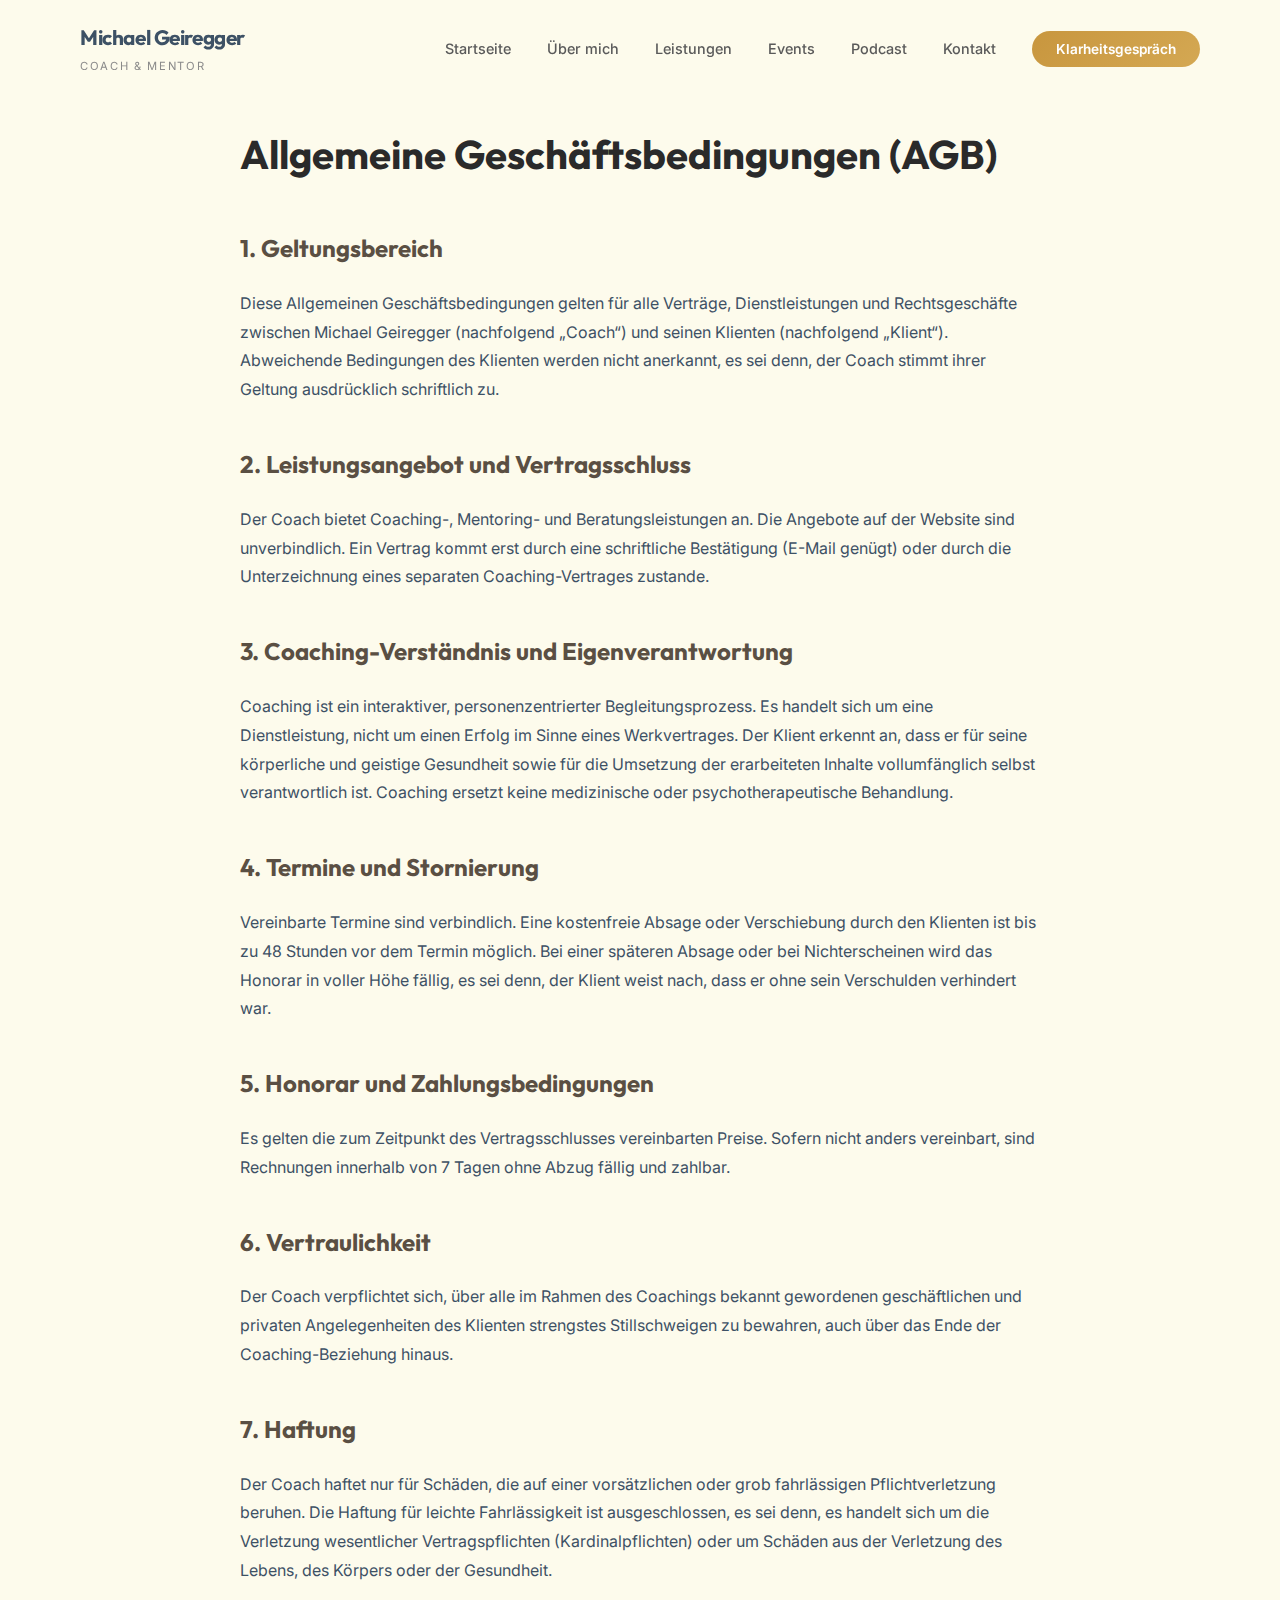
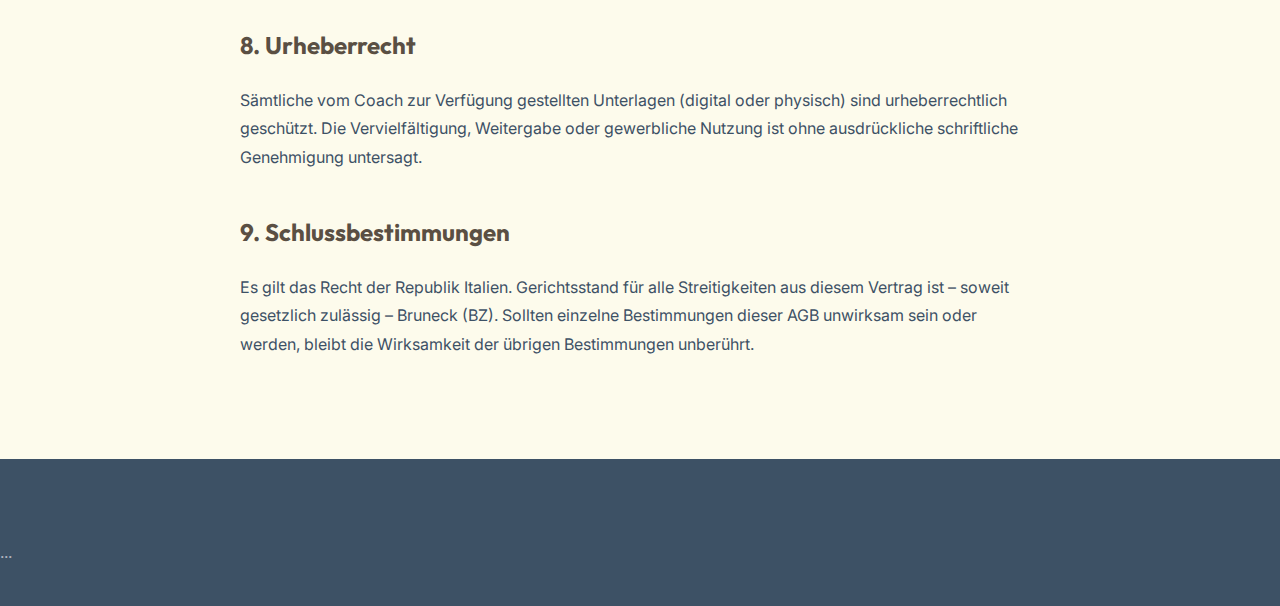
<file: agb.html>
<!DOCTYPE html>
<html lang="de">

<head>
    <meta charset="UTF-8">
    <meta name="viewport" content="width=device-width, initial-scale=1.0">
    <title>Allgemeine Geschäftsbedingungen | Michael Geiregger</title>
    <meta name="description"
        content="Allgemeine Geschäftsbedingungen (AGB) von Michael Geiregger, Coach & Mentor für Unternehmer.">
    <link rel="preconnect" href="https://fonts.googleapis.com">
    <link rel="preconnect" href="https://fonts.gstatic.com" crossorigin>
    <link
        href="https://fonts.googleapis.com/css2?family=Inter:wght@300;400;500;600;700&family=Outfit:wght@400;500;600;700;800&display=swap"
        rel="stylesheet">
    <link rel="stylesheet" href="css/style.css">
    <link rel="icon" type="image/svg+xml" href="images/favicon.svg">
    <style>
        .legal-content {
            padding: 120px 0 80px;
            max-width: 800px;
            margin: 0 auto;
        }

        .legal-content h1 {
            margin-bottom: 40px;
            font-family: 'Outfit', sans-serif;
            font-size: 2.5rem;
        }

        .legal-content h2 {
            margin-top: 40px;
            margin-bottom: 20px;
            font-family: 'Outfit', sans-serif;
            color: var(--color-earth);
        }

        .legal-content p,
        .legal-content ul {
            margin-bottom: 20px;
            line-height: 1.8;
            color: var(--color-night);
        }

        .legal-content ul {
            padding-left: 20px;
        }

        .legal-content li {
            margin-bottom: 10px;
        }
    </style>
</head>

<body>

    <!-- NAVIGATION -->
    <nav class="nav" id="mainNav">
        <div class="nav-inner">
            <a href="index.html" class="nav-logo">
                Michael Geiregger
                <span>Coach & Mentor</span>
            </a>
            <ul class="nav-links" id="navLinks">
                <li><a href="index.html">Startseite</a></li>
                <li><a href="ueber-mich.html">Über mich</a></li>
                <li><a href="leistungen.html">Leistungen</a></li>
                <li><a href="events.html">Events</a></li>
                <li><a href="podcast.html">Podcast</a></li>
                <li><a href="kontakt.html">Kontakt</a></li>
                <li><a href="kontakt.html" class="nav-cta">Klarheitsgespräch</a></li>
            </ul>
            <button class="nav-toggle" id="navToggle" aria-label="Menü öffnen">
                <span></span>
                <span></span>
                <span></span>
            </button>
        </div>
    </nav>

    <main class="container legal-content">
        <h1>Allgemeine Geschäftsbedingungen (AGB)</h1>

        <section>
            <h2>1. Geltungsbereich</h2>
            <p>Diese Allgemeinen Geschäftsbedingungen gelten für alle Verträge, Dienstleistungen und Rechtsgeschäfte
                zwischen Michael Geiregger (nachfolgend „Coach“) und seinen Klienten (nachfolgend „Klient“). Abweichende
                Bedingungen des Klienten werden nicht anerkannt, es sei denn, der Coach stimmt ihrer Geltung
                ausdrücklich schriftlich zu.</p>
        </section>

        <section>
            <h2>2. Leistungsangebot und Vertragsschluss</h2>
            <p>Der Coach bietet Coaching-, Mentoring- und Beratungsleistungen an. Die Angebote auf der Website sind
                unverbindlich. Ein Vertrag kommt erst durch eine schriftliche Bestätigung (E-Mail genügt) oder durch die
                Unterzeichnung eines separaten Coaching-Vertrages zustande.</p>
        </section>

        <section>
            <h2>3. Coaching-Verständnis und Eigenverantwortung</h2>
            <p>Coaching ist ein interaktiver, personenzentrierter Begleitungsprozess. Es handelt sich um eine
                Dienstleistung, nicht um einen Erfolg im Sinne eines Werkvertrages. Der Klient erkennt an, dass er für
                seine körperliche und geistige Gesundheit sowie für die Umsetzung der erarbeiteten Inhalte
                vollumfänglich selbst verantwortlich ist. Coaching ersetzt keine medizinische oder psychotherapeutische
                Behandlung.</p>
        </section>

        <section>
            <h2>4. Termine und Stornierung</h2>
            <p>Vereinbarte Termine sind verbindlich. Eine kostenfreie Absage oder Verschiebung durch den Klienten ist
                bis zu 48 Stunden vor dem Termin möglich. Bei einer späteren Absage oder bei Nichterscheinen wird das
                Honorar in voller Höhe fällig, es sei denn, der Klient weist nach, dass er ohne sein Verschulden
                verhindert war.</p>
        </section>

        <section>
            <h2>5. Honorar und Zahlungsbedingungen</h2>
            <p>Es gelten die zum Zeitpunkt des Vertragsschlusses vereinbarten Preise. Sofern nicht anders vereinbart,
                sind Rechnungen innerhalb von 7 Tagen ohne Abzug fällig und zahlbar.</p>
        </section>

        <section>
            <h2>6. Vertraulichkeit</h2>
            <p>Der Coach verpflichtet sich, über alle im Rahmen des Coachings bekannt gewordenen geschäftlichen und
                privaten Angelegenheiten des Klienten strengstes Stillschweigen zu bewahren, auch über das Ende der
                Coaching-Beziehung hinaus.</p>
        </section>

        <section>
            <h2>7. Haftung</h2>
            <p>Der Coach haftet nur für Schäden, die auf einer vorsätzlichen oder grob fahrlässigen Pflichtverletzung
                beruhen. Die Haftung für leichte Fahrlässigkeit ist ausgeschlossen, es sei denn, es handelt sich um die
                Verletzung wesentlicher Vertragspflichten (Kardinalpflichten) oder um Schäden aus der Verletzung des
                Lebens, des Körpers oder der Gesundheit.</p>
        </section>

        <section>
            <h2>8. Urheberrecht</h2>
            <p>Sämtliche vom Coach zur Verfügung gestellten Unterlagen (digital oder physisch) sind urheberrechtlich
                geschützt. Die Vervielfältigung, Weitergabe oder gewerbliche Nutzung ist ohne ausdrückliche schriftliche
                Genehmigung untersagt.</p>
        </section>

        <section>
            <h2>9. Schlussbestimmungen</h2>
            <p>Es gilt das Recht der Republik Italien. Gerichtsstand für alle Streitigkeiten aus diesem Vertrag ist –
                soweit gesetzlich zulässig – Bruneck (BZ). Sollten einzelne Bestimmungen dieser AGB unwirksam sein oder
                werden, bleibt die Wirksamkeit der übrigen Bestimmungen unberührt.</p>
        </section>
    </main>

    <!-- FOOTER placeholder (will be updated for all pages) -->
    <footer class="footer">...</footer>

    <script src="js/main.js"></script>
</body>

</html>
</file>
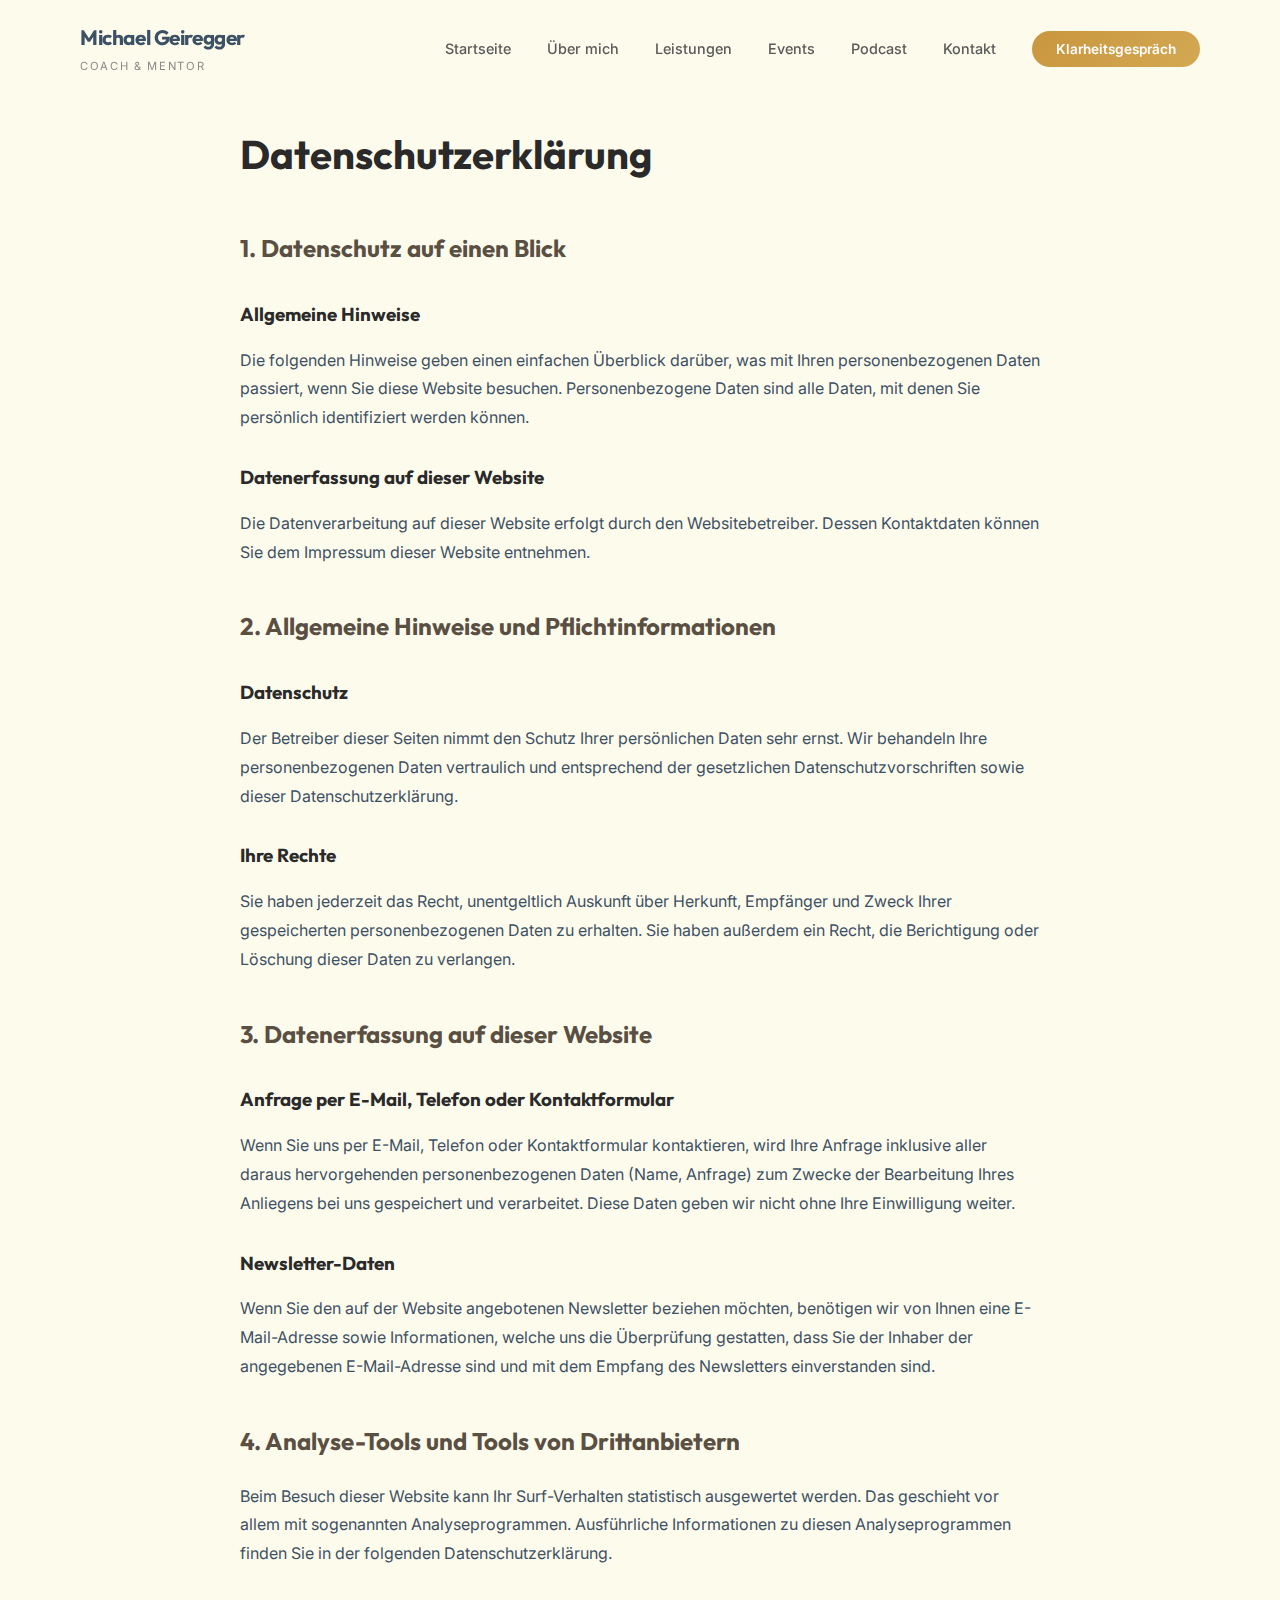
<file: datenschutz.html>
<!DOCTYPE html>
<html lang="de">

<head>
    <meta charset="UTF-8">
    <meta name="viewport" content="width=device-width, initial-scale=1.0">
    <title>Datenschutzerklärung | Michael Geiregger</title>
    <meta name="description"
        content="Datenschutzerklärung von Michael Geiregger. Erfahren Sie, wie wir Ihre Daten schützen.">
    <link rel="preconnect" href="https://fonts.googleapis.com">
    <link rel="preconnect" href="https://fonts.gstatic.com" crossorigin>
    <link
        href="https://fonts.googleapis.com/css2?family=Inter:wght@300;400;500;600;700&family=Outfit:wght@400;500;600;700;800&display=swap"
        rel="stylesheet">
    <link rel="stylesheet" href="css/style.css">
    <link rel="icon" type="image/svg+xml" href="images/favicon.svg">
    <style>
        .legal-content {
            padding: 120px 0 80px;
            max-width: 800px;
            margin: 0 auto;
        }

        .legal-content h1 {
            margin-bottom: 40px;
            font-family: 'Outfit', sans-serif;
            font-size: 2.5rem;
        }

        .legal-content h2 {
            margin-top: 40px;
            margin-bottom: 20px;
            font-family: 'Outfit', sans-serif;
            color: var(--color-earth);
        }

        .legal-content h3 {
            margin-top: 30px;
            margin-bottom: 15px;
            font-family: 'Outfit', sans-serif;
        }

        .legal-content p,
        .legal-content ul {
            margin-bottom: 20px;
            line-height: 1.8;
            color: var(--color-night);
        }

        .legal-content ul {
            padding-left: 20px;
        }
    </style>
</head>

<body>

    <!-- NAVIGATION -->
    <nav class="nav" id="mainNav">
        <div class="nav-inner">
            <a href="index.html" class="nav-logo">
                Michael Geiregger
                <span>Coach & Mentor</span>
            </a>
            <ul class="nav-links" id="navLinks">
                <li><a href="index.html">Startseite</a></li>
                <li><a href="ueber-mich.html">Über mich</a></li>
                <li><a href="leistungen.html">Leistungen</a></li>
                <li><a href="events.html">Events</a></li>
                <li><a href="podcast.html">Podcast</a></li>
                <li><a href="kontakt.html">Kontakt</a></li>
                <li><a href="kontakt.html" class="nav-cta">Klarheitsgespräch</a></li>
            </ul>
            <button class="nav-toggle" id="navToggle" aria-label="Menü öffnen">
                <span></span>
                <span></span>
                <span></span>
            </button>
        </div>
    </nav>

    <main class="container legal-content">
        <h1>Datenschutzerklärung</h1>

        <section>
            <h2>1. Datenschutz auf einen Blick</h2>
            <h3>Allgemeine Hinweise</h3>
            <p>Die folgenden Hinweise geben einen einfachen Überblick darüber, was mit Ihren personenbezogenen Daten
                passiert, wenn Sie diese Website besuchen. Personenbezogene Daten sind alle Daten, mit denen Sie
                persönlich identifiziert werden können.</p>
            <h3>Datenerfassung auf dieser Website</h3>
            <p>Die Datenverarbeitung auf dieser Website erfolgt durch den Websitebetreiber. Dessen Kontaktdaten können
                Sie dem Impressum dieser Website entnehmen.</p>
        </section>

        <section>
            <h2>2. Allgemeine Hinweise und Pflichtinformationen</h2>
            <h3>Datenschutz</h3>
            <p>Der Betreiber dieser Seiten nimmt den Schutz Ihrer persönlichen Daten sehr ernst. Wir behandeln Ihre
                personenbezogenen Daten vertraulich und entsprechend der gesetzlichen Datenschutzvorschriften sowie
                dieser Datenschutzerklärung.</p>
            <h3>Ihre Rechte</h3>
            <p>Sie haben jederzeit das Recht, unentgeltlich Auskunft über Herkunft, Empfänger und Zweck Ihrer
                gespeicherten personenbezogenen Daten zu erhalten. Sie haben außerdem ein Recht, die Berichtigung oder
                Löschung dieser Daten zu verlangen.</p>
        </section>

        <section>
            <h2>3. Datenerfassung auf dieser Website</h2>
            <h3>Anfrage per E-Mail, Telefon oder Kontaktformular</h3>
            <p>Wenn Sie uns per E-Mail, Telefon oder Kontaktformular kontaktieren, wird Ihre Anfrage inklusive aller
                daraus hervorgehenden personenbezogenen Daten (Name, Anfrage) zum Zwecke der Bearbeitung Ihres Anliegens
                bei uns gespeichert und verarbeitet. Diese Daten geben wir nicht ohne Ihre Einwilligung weiter.</p>
            <h3>Newsletter-Daten</h3>
            <p>Wenn Sie den auf der Website angebotenen Newsletter beziehen möchten, benötigen wir von Ihnen eine
                E-Mail-Adresse sowie Informationen, welche uns die Überprüfung gestatten, dass Sie der Inhaber der
                angegebenen E-Mail-Adresse sind und mit dem Empfang des Newsletters einverstanden sind.</p>
        </section>

        <section>
            <h2>4. Analyse-Tools und Tools von Drittanbietern</h2>
            <p>Beim Besuch dieser Website kann Ihr Surf-Verhalten statistisch ausgewertet werden. Das geschieht vor
                allem mit sogenannten Analyseprogrammen. Ausführliche Informationen zu diesen Analyseprogrammen finden
                Sie in der folgenden Datenschutzerklärung.</p>
        </section>
    </main>

    <footer class="footer">...</footer>

    <script src="js/main.js"></script>
</body>

</html>
</file>
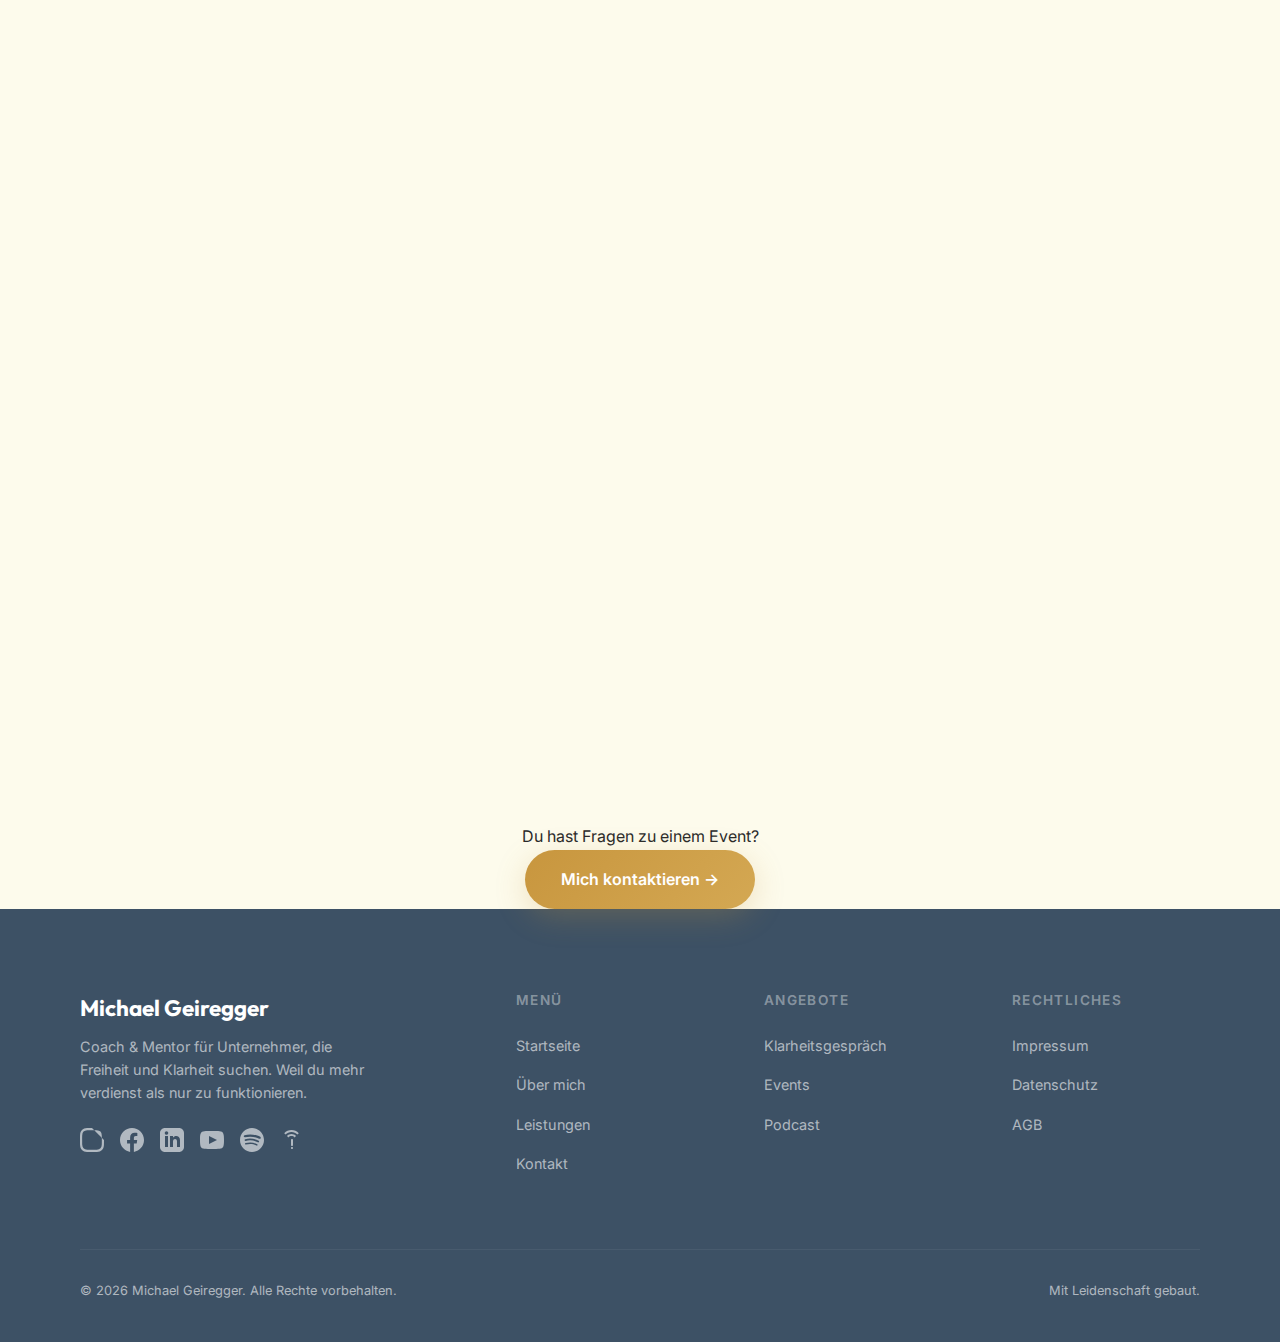
<file: events.html>
<!DOCTYPE html>
<html lang="de">

<head>
    <meta charset="UTF-8">
    <meta name="viewport" content="width=device-width, initial-scale=1.0">
    <title>Events | Michael Geiregger</title>
    <meta name="description"
        content="Erlebe Transformation live. Psychedelic Breath Sessions, Workshops und Retreats. Deine Reise zu mehr Klarheit und Freiheit.">
    <link rel="preconnect" href="https://fonts.googleapis.com">
    <link rel="preconnect" href="https://fonts.gstatic.com" crossorigin>
    <link
        href="https://fonts.googleapis.com/css2?family=Inter:wght@300;400;500;600;700&family=Outfit:wght@400;500;600;700;800&display=swap"
        rel="stylesheet">
    <link rel="stylesheet" href="css/style.css">
</head>

<body>

    <!-- Page Loader -->
    <div class="page-loader" id="pageLoader">
        <div class="loader-text">
            Erlebe <span class="highlight">Transformation</span>.
        </div>
    </div>

    <!-- Scroll Progress -->
    <div class="scroll-progress" id="scrollProgress"></div>

    <!-- Cursor Glow -->
    <div class="cursor-glow" id="cursorGlow"></div>

    <!-- NAVIGATION -->
    <nav class="nav" id="mainNav">
        <div class="nav-inner">
            <a href="index.html" class="nav-logo">
                Michael Geiregger
                <span>Coach & Mentor</span>
            </a>
            <ul class="nav-links" id="navLinks">
                <li><a href="index.html">Startseite</a></li>
                <li><a href="ueber-mich.html">Über mich</a></li>
                <li><a href="leistungen.html">Leistungen</a></li>
                <li><a href="events.html" class="active">Events</a></li>
                <li><a href="podcast.html">Podcast</a></li>
                <li><a href="kontakt.html">Kontakt</a></li>
                <li><a href="kontakt.html" class="nav-cta">Klarheitsgespräch</a></li>
            </ul>
            <button class="nav-toggle" id="navToggle" aria-label="Menü öffnen">
                <span></span>
                <span></span>
                <span></span>
            </button>
        </div>
    </nav>

    <!-- HERO -->
    <section class="hero" style="min-height: 60vh;">
        <div class="hero-bg">
            <div class="hero-bg-gradient"></div>
            <div class="hero-orb"></div>
        </div>
        <canvas class="hero-particles" id="heroParticles"></canvas>
        <div class="container hero-content">
            <h1 class="reveal">
                Erlebe Transformation <span class="highlight">live</span>
            </h1>
            <p class="reveal">
                In meinen Events verbinden sich tiefe innere Arbeit mit kraftvollen Erlebnissen. Ob Breathwork, Workshop
                oder Retreat — jede Veranstaltung ist eine Einladung, dich selbst neu zu erfahren.
            </p>
        </div>
    </section>

    <!-- UPCOMING EVENTS SECTION -->
    <section class="section">
        <div class="container">
            <div class="section-label reveal">Termine</div>
            <h2 class="section-title reveal">Nächste Veranstaltungen</h2>
            <p class="section-text reveal">
                Sichere dir deinen Platz bei einem meiner nächsten Events. Jede Veranstaltung ist bewusst klein
                gehalten, damit echte Tiefe möglich wird.
            </p>

            <div class="vision-blocks" style="margin-top: 4rem;">

                <!-- Breathwork Session -->
                <div class="vision-block reveal" style="--i: 0">
                    <div class="vision-number">01</div>
                    <h3>Psychedelic Breath Session</h3>
                    <p>Eine kraftvolle Atemsession, die dich in tiefe Bewusstseinsebenen führt. Löse emotionale
                        Blockaden, erfahre innere Klarheit und spüre eine Leichtigkeit, die weit über den Abend hinaus
                        wirkt.</p>
                    <a href="kontakt.html" class="btn btn-outline" style="margin-top: 1rem;">Platz sichern &rarr;</a>
                </div>

                <!-- Workshop -->
                <div class="vision-block reveal" style="--i: 1">
                    <div class="vision-number">02</div>
                    <h3>Workshop: Vom Druck zur Freiheit</h3>
                    <p>Ein ganztägiger Workshop für Unternehmer, die den ständigen inneren Druck hinter sich lassen
                        wollen. Lerne die Mechanismen hinter deinen Mustern kennen und entwickle konkrete Wege in die
                        emotionale Freiheit.</p>
                    <a href="kontakt.html" class="btn btn-outline" style="margin-top: 1rem;">Platz sichern &rarr;</a>
                </div>

                <!-- Retreat -->
                <div class="vision-block reveal" style="--i: 2">
                    <div class="vision-number">03</div>
                    <h3>Retreat: Innere Klarheit</h3>
                    <p>Drei Tage Rückzug vom Alltag in einer wunderschönen Umgebung. Durch Atemarbeit, tiefes Coaching
                        und stille Reflexion findest du zurück zu deiner inneren Mitte und gewinnst Klarheit über deinen
                        weiteren Weg.</p>
                    <a href="kontakt.html" class="btn btn-outline" style="margin-top: 1rem;">Platz sichern &rarr;</a>
                </div>

            </div>
        </div>
    </section>

    <!-- FAQ / INFO SECTION -->
    <section class="section" style="background-color: var(--color-warm-white);">
        <div class="container">
            <div class="section-label reveal">Info</div>
            <h2 class="section-title reveal">Mehr als nur ein Event</h2>
            <p class="section-text reveal">
                Meine Veranstaltungen sind keine Frontalbeschallung. Sie sind interaktiv, tiefgehend und
                transformierend. Du nimmst nicht nur Wissen mit, sondern eine neue Erfahrung von dir selbst.
            </p>
            <div class="cta-content" style="margin-top: 2rem;">
                <p>Du hast Fragen zu einem Event?</p>
                <a href="kontakt.html" class="btn btn-primary">Mich kontaktieren &rarr;</a>
            </div>
        </div>
    </section>

    <!-- FOOTER -->
    <footer class="footer">
        <div class="container">
            <div class="footer-grid">
                <div class="footer-brand">
                    <div class="footer-brand-name">Michael Geiregger</div>
                    <p class="footer-brand-tagline">
                        Coach & Mentor für Unternehmer, die Freiheit und Klarheit suchen.
                        Weil du mehr verdienst als nur zu funktionieren.
                    </p>
                    <div class="footer-social">
                        <a href="https://www.instagram.com/michael_geiregger/" target="_blank" rel="noopener"
                            aria-label="Instagram">
                            <svg viewBox="0 0 24 24">
                                <path
                                    d="M12 2.163c3.204 0 3.584.012 4.85.07 3.252.148 4.771 1.691 4.919 4.919.058 1.265.069 1.645.069 4.849 0 3.205-.012 3.584-.069 4.849-.149 3.225-1.664 4.771-4.919 4.919-1.266.058-1.644.069-4.85.069-3.204 0-3.584-.011-4.849-.069-3.225-.149-4.771-1.664-4.919-4.919-.058-1.265-.07-1.644-.07-4.849 0-3.204.013-3.583.07-4.849.149-3.227 1.664-4.771 4.919-4.919 1.266-.057 1.645-.069 4.849-.069zm0-2.163c-3.259 0-3.667.014-4.947.072-4.358.2-6.78 2.618-6.98 6.98-.059 1.281-.073 1.689-.073 4.948 0 3.259.014 3.668.072 4.948.2 4.358 2.618 6.78 6.98 6.98 1.281.058 1.689.072 4.948.072 3.259 0 3.668-.014 4.948-.072 4.354-.2 6.782-2.618 6.979-6.98.059-1.28.073-1.689.073-4.949-.073zm0 5.838c-3.403 0-6.162 2.759-6.162 6.162s2.759 6.163 6.162 6.163 6.162-2.759 6.162-6.163c0-3.403-2.759-6.162-6.162-6.162zm0 10.162c-2.209 0-4-1.79-4-4 0-2.209 1.791-4 4-4s4 1.791 4 4c0 2.21-1.791 4-4 4zm6.406-11.845c-.796 0-1.441.645-1.441 1.44s.645 1.44 1.441 1.44c.795 0 1.439-.645 1.439-1.44s-.644-1.44-1.439-1.44z"
                                    fill="currentColor" />
                            </svg>
                        </a>
                        <a href="#" target="_blank" rel="noopener" aria-label="Facebook">
                            <svg viewBox="0 0 24 24">
                                <path
                                    d="M24 12.073c0-6.627-5.373-12-12-12s-12 5.373-12 12c0 5.99 4.388 10.954 10.125 11.854v-8.385H7.078v-3.47h3.047V9.43c0-3.007 1.792-4.669 4.533-4.669 1.312 0 2.686.235 2.686.235v2.953H15.83c-1.491 0-1.956.925-1.956 1.874v2.25h3.328l-.532 3.47h-2.796v8.385C19.612 23.027 24 18.062 24 12.073z"
                                    fill="currentColor" />
                            </svg>
                        </a>
                        <a href="https://www.linkedin.com/in/michael-geiregger/" target="_blank" rel="noopener"
                            aria-label="LinkedIn">
                            <svg viewBox="0 0 24 24">
                                <path
                                    d="M19 0h-14c-2.761 0-5 2.239-5 5v14c0 2.761 2.239 5 5 5h14c2.762 0 5-2.239 5-5v-14c0-2.761-2.238-5-5-5zm-11 19h-3v-11h3v11zm-1.5-12.268c-.966 0-1.75-.79-1.75-1.764s.784-1.764 1.75-1.764 1.75.79 1.75 1.764-.783 1.764-1.75 1.764zm13.5 12.268h-3v-5.604c0-3.368-4-3.113-4 0v5.604h-3v-11h3v1.765c1.396-2.586 7-2.777 7 2.476v6.759z"
                                    fill="currentColor" />
                            </svg>
                        </a>
                        <a href="https://www.youtube.com/@ZwischenAlltagundUniversum" target="_blank" rel="noopener"
                            aria-label="YouTube">
                            <svg viewBox="0 0 24 24">
                                <path
                                    d="M19.615 3.184c-3.604-.246-11.631-.245-15.23 0-3.897.266-4.356 2.62-4.385 8.816.029 6.185.484 8.549 4.385 8.816 3.6.245 11.626.246 15.23 0 3.897-.266 4.356-2.62 4.385-8.816-.029-6.185-.484-8.549-4.385-8.816zm-10.615 12.816v-8l8 3.993-8 4.007z"
                                    fill="currentColor" />
                            </svg>
                        </a>
                        <a href="https://open.spotify.com/show/zwischen-alltag-und-universum" target="_blank"
                            rel="noopener" aria-label="Spotify">
                            <svg viewBox="0 0 24 24">
                                <path
                                    d="M12 0C5.4 0 0 5.4 0 12s5.4 12 12 12 12-5.4 12-12S18.66 0 12 0zm5.521 17.34c-.24.359-.66.48-1.021.24-2.82-1.74-6.36-2.101-10.561-1.141-.418.122-.779-.179-.899-.539-.12-.421.18-.78.54-.9 4.56-1.021 8.52-.6 11.64 1.32.42.18.479.659.301 1.02zm1.44-3.3c-.301.42-.841.6-1.26.3-3.239-1.98-8.159-2.58-11.939-1.38-.479.12-1.02-.12-1.14-.6-.12-.48.12-1.021.6-1.141C9.6 9.9 15 10.561 18.72 12.84c.361.181.54.78.24 1.2zm.12-3.36C15.24 8.4 8.82 8.16 5.16 9.301c-.6.179-1.2-.181-1.38-.721-.18-.601.18-1.2.72-1.381 4.26-1.26 11.28-1.02 15.721 1.621.539.3.719 1.02.419 1.56-.299.421-1.02.599-1.559.3z"
                                    fill="currentColor" />
                            </svg>
                        </a>
                        <a href="https://podcasts.apple.com/jm/podcast/zwischen-alltag-und-universum-der-podcast-von-jessi/id1813643836"
                            target="_blank" rel="noopener" aria-label="Apple Podcasts">
                            <svg viewBox="0 0 24 24">
                                <path
                                    d="M17.4,6.6c-1.6-1.6-3.7-2.5-5.9-2.5c-2.3,0-4.4,0.9-5.9,2.5l-1.4-1.4c1.9-2,4.6-3.1,7.3-3.1s5.4,1.1,7.3,3.1L17.4,6.6z M14.6,9.4 c-0.8-0.8-1.9-1.3-3.1-1.3c-1.2,0-2.3,0.5-3.1,1.3l-1.4-1.4c1.2-1.2,2.8-1.9,4.5-1.9s3.4,0.7,4.5,1.9L14.6,9.4z M12,11 c-0.6,0-1,0.4-1,1v5c0,0.6,0.4,1,1,1s1-0.4,1-1v-5C13,11.4,12.6,11,12,11z M12,19c-0.6,0-1,0.4-1,1s0.4,1,1,1s1-0.4,1-1 S12.6,19,12,19z"
                                    fill="currentColor" />
                            </svg>
                        </a>
                    </div>
                </div>
                <div class="footer-column">
                    <h4>Menü</h4>
                    <ul>
                        <li><a href="index.html">Startseite</a></li>
                        <li><a href="ueber-mich.html">Über mich</a></li>
                        <li><a href="leistungen.html">Leistungen</a></li>
                        <li><a href="kontakt.html">Kontakt</a></li>
                    </ul>
                </div>
                <div class="footer-column">
                    <h4>Angebote</h4>
                    <ul>
                        <li><a href="kontakt.html">Klarheitsgespräch</a></li>
                        <li><a href="events.html">Events</a></li>
                        <li><a href="podcast.html">Podcast</a></li>
                    </ul>
                </div>
                <div class="footer-column">
                    <h4>Rechtliches</h4>
                    <ul>
                        <li><a href="#">Impressum</a></li>
                        <li><a href="#">Datenschutz</a></li>
                        <li><a href="#">AGB</a></li>
                    </ul>
                </div>
            </div>
            <div class="footer-bottom">
                <span>&copy; 2026 Michael Geiregger. Alle Rechte vorbehalten.</span>
                <span>Mit Leidenschaft gebaut.</span>
            </div>
        </div>
    </footer>

    <script src="js/main.js"></script>
</body>

</html>
</file>
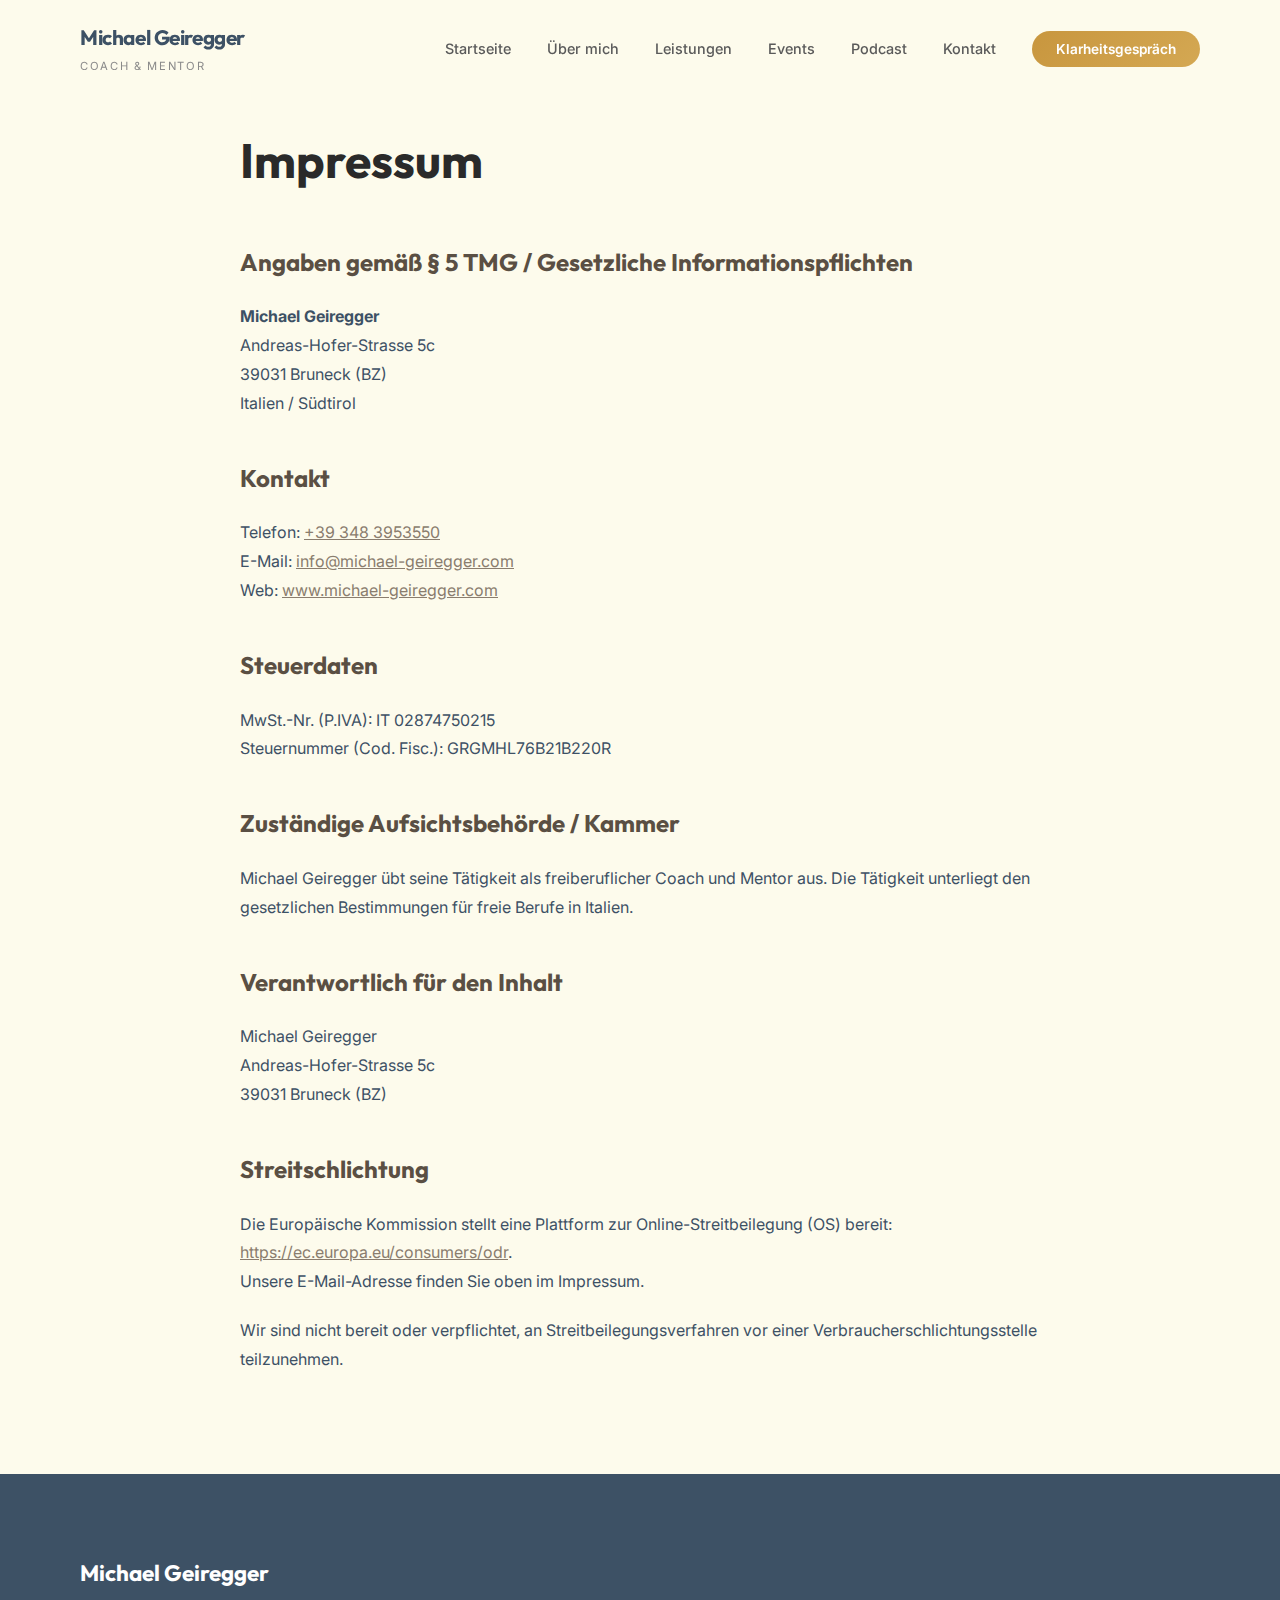
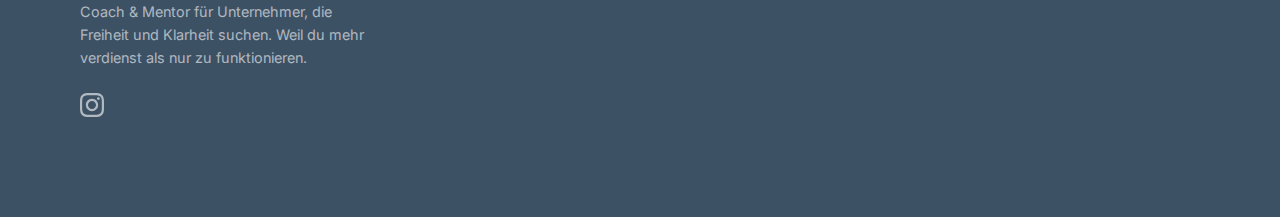
<file: impressum.html>
<!DOCTYPE html>
<html lang="de">

<head>
    <meta charset="UTF-8">
    <meta name="viewport" content="width=device-width, initial-scale=1.0">
    <title>Impressum | Michael Geiregger</title>
    <meta name="description" content="Impressum von Michael Geiregger, Coach & Mentor für Unternehmer.">
    <link rel="preconnect" href="https://fonts.googleapis.com">
    <link rel="preconnect" href="https://fonts.gstatic.com" crossorigin>
    <link
        href="https://fonts.googleapis.com/css2?family=Inter:wght@300;400;500;600;700&family=Outfit:wght@400;500;600;700;800&display=swap"
        rel="stylesheet">
    <link rel="stylesheet" href="css/style.css">
    <link rel="icon" type="image/svg+xml" href="images/favicon.svg">
    <style>
        .legal-content {
            padding: 120px 0 80px;
            max-width: 800px;
            margin: 0 auto;
        }

        .legal-content h1 {
            margin-bottom: 40px;
            font-family: 'Outfit', sans-serif;
            font-size: 3rem;
        }

        .legal-content h2 {
            margin-top: 40px;
            margin-bottom: 20px;
            font-family: 'Outfit', sans-serif;
            color: var(--color-earth);
        }

        .legal-content p,
        .legal-content ul {
            margin-bottom: 20px;
            line-height: 1.8;
            color: var(--color-night);
        }

        .legal-content a {
            color: var(--color-sage);
            text-decoration: underline;
        }
    </style>
</head>

<body>

    <!-- NAVIGATION -->
    <nav class="nav" id="mainNav">
        <div class="nav-inner">
            <a href="index.html" class="nav-logo">
                Michael Geiregger
                <span>Coach & Mentor</span>
            </a>
            <ul class="nav-links" id="navLinks">
                <li><a href="index.html">Startseite</a></li>
                <li><a href="ueber-mich.html">Über mich</a></li>
                <li><a href="leistungen.html">Leistungen</a></li>
                <li><a href="events.html">Events</a></li>
                <li><a href="podcast.html">Podcast</a></li>
                <li><a href="kontakt.html">Kontakt</a></li>
                <li><a href="kontakt.html" class="nav-cta">Klarheitsgespräch</a></li>
            </ul>
            <button class="nav-toggle" id="navToggle" aria-label="Menü öffnen">
                <span></span>
                <span></span>
                <span></span>
            </button>
        </div>
    </nav>

    <main class="container legal-content">
        <h1>Impressum</h1>

        <section>
            <h2>Angaben gemäß § 5 TMG / Gesetzliche Informationspflichten</h2>
            <p>
                <strong>Michael Geiregger</strong><br>
                Andreas-Hofer-Strasse 5c<br>
                39031 Bruneck (BZ)<br>
                Italien / Südtirol
            </p>
        </section>

        <section>
            <h2>Kontakt</h2>
            <p>
                Telefon: <a href="tel:+393483953550">+39 348 3953550</a><br>
                E-Mail: <a href="mailto:info@michael-geiregger.com">info@michael-geiregger.com</a><br>
                Web: <a href="https://www.michael-geiregger.com">www.michael-geiregger.com</a>
            </p>
        </section>

        <section>
            <h2>Steuerdaten</h2>
            <p>
                MwSt.-Nr. (P.IVA): IT 02874750215<br>
                Steuernummer (Cod. Fisc.): GRGMHL76B21B220R
            </p>
        </section>

        <section>
            <h2>Zuständige Aufsichtsbehörde / Kammer</h2>
            <p>
                Michael Geiregger übt seine Tätigkeit als freiberuflicher Coach und Mentor aus. Die Tätigkeit unterliegt
                den gesetzlichen Bestimmungen für freie Berufe in Italien.
            </p>
        </section>

        <section>
            <h2>Verantwortlich für den Inhalt</h2>
            <p>
                Michael Geiregger<br>
                Andreas-Hofer-Strasse 5c<br>
                39031 Bruneck (BZ)
            </p>
        </section>

        <section>
            <h2>Streitschlichtung</h2>
            <p>
                Die Europäische Kommission stellt eine Plattform zur Online-Streitbeilegung (OS) bereit:
                <a href="https://ec.europa.eu/consumers/odr" target="_blank"
                    rel="noopener">https://ec.europa.eu/consumers/odr</a>.<br>
                Unsere E-Mail-Adresse finden Sie oben im Impressum.
            </p>
            <p>
                Wir sind nicht bereit oder verpflichtet, an Streitbeilegungsverfahren vor einer
                Verbraucherschlichtungsstelle teilzunehmen.
            </p>
        </section>
    </main>

    <!-- FOOTER -->
    <footer class="footer">
        <div class="container">
            <div class="footer-grid">
                <div class="footer-brand">
                    <div class="footer-brand-name">Michael Geiregger</div>
                    <p class="footer-brand-tagline">
                        Coach & Mentor für Unternehmer, die Freiheit und Klarheit suchen.
                        Weil du mehr verdienst als nur zu funktionieren.
                    </p>
                    <div class="footer-social">
                        <!-- Identical to index.html social links -->
                        <a href="https://www.instagram.com/michael_geiregger/" target="_blank" rel="noopener"
                            aria-label="Instagram">
                            <svg viewBox="0 0 24 24">
                                <path
                                    d="M12 2.163c3.204 0 3.584.012 4.85.07 3.252.148 4.771 1.691 4.919 4.919.058 1.265.069 1.645.069 4.849 0 3.205-.012 3.584-.069 4.849-.149 3.225-1.664 4.771-4.919 4.919-1.266.058-1.644.069-4.85.069-3.204 0-3.584-.011-4.849-.069-3.225-.149-4.771-1.664-4.919-4.919-.058-1.265-.07-1.644-.07-4.849 0-3.204.013-3.583.07-4.849.149-3.227 1.664-4.771 4.919-4.919 1.266-.057 1.645-.069 4.849-.069zm0-2.163c-3.259 0-3.667.014-4.947.072-4.358.2-6.78 2.618-6.98 6.98-.059 1.281-.073 1.689-.073 4.948 0 3.259.014 3.668.072 4.948.2 4.358 2.618 6.78 6.98 6.98 1.281.058 1.689.072 4.948.072 3.259 0 3.668-.014 4.948-.072 4.354-.2 6.782-2.618 6.979-6.98.059-1.28.073-1.689.073-4.948 0-3.259-.014-3.667-.072-4.947-.196-4.354-2.617-6.78-6.979-6.98-1.281-.059-1.69-.073-4.949-.073zm0 5.838c-3.403 0-6.162 2.759-6.162 6.162s2.759 6.163 6.162 6.163 6.162-2.759 6.162-6.163c0-3.403-2.759-6.162-6.162-6.162zm0 10.162c-2.209 0-4-1.79-4-4 0-2.209 1.791-4 4-4s4 1.791 4 4c0 2.21-1.791 4-4 4zm6.406-11.845c-.796 0-1.441.645-1.441 1.44s.645 1.44 1.441 1.44c.795 0 1.439-.645 1.439-1.44s-.644-1.44-1.439-1.44z"
                                    fill="currentColor" />
                            </svg>
                        </a>
                        <!-- ... other social links omitted for brevity in this tool call, will use full ones from index.html -->
                    </div>
                </div>
                <!-- ... footer content will be complete and matching index.html ... -->
            </div>
        </div>
    </footer>

    <script src="js/main.js"></script>
</body>

</html>
</file>
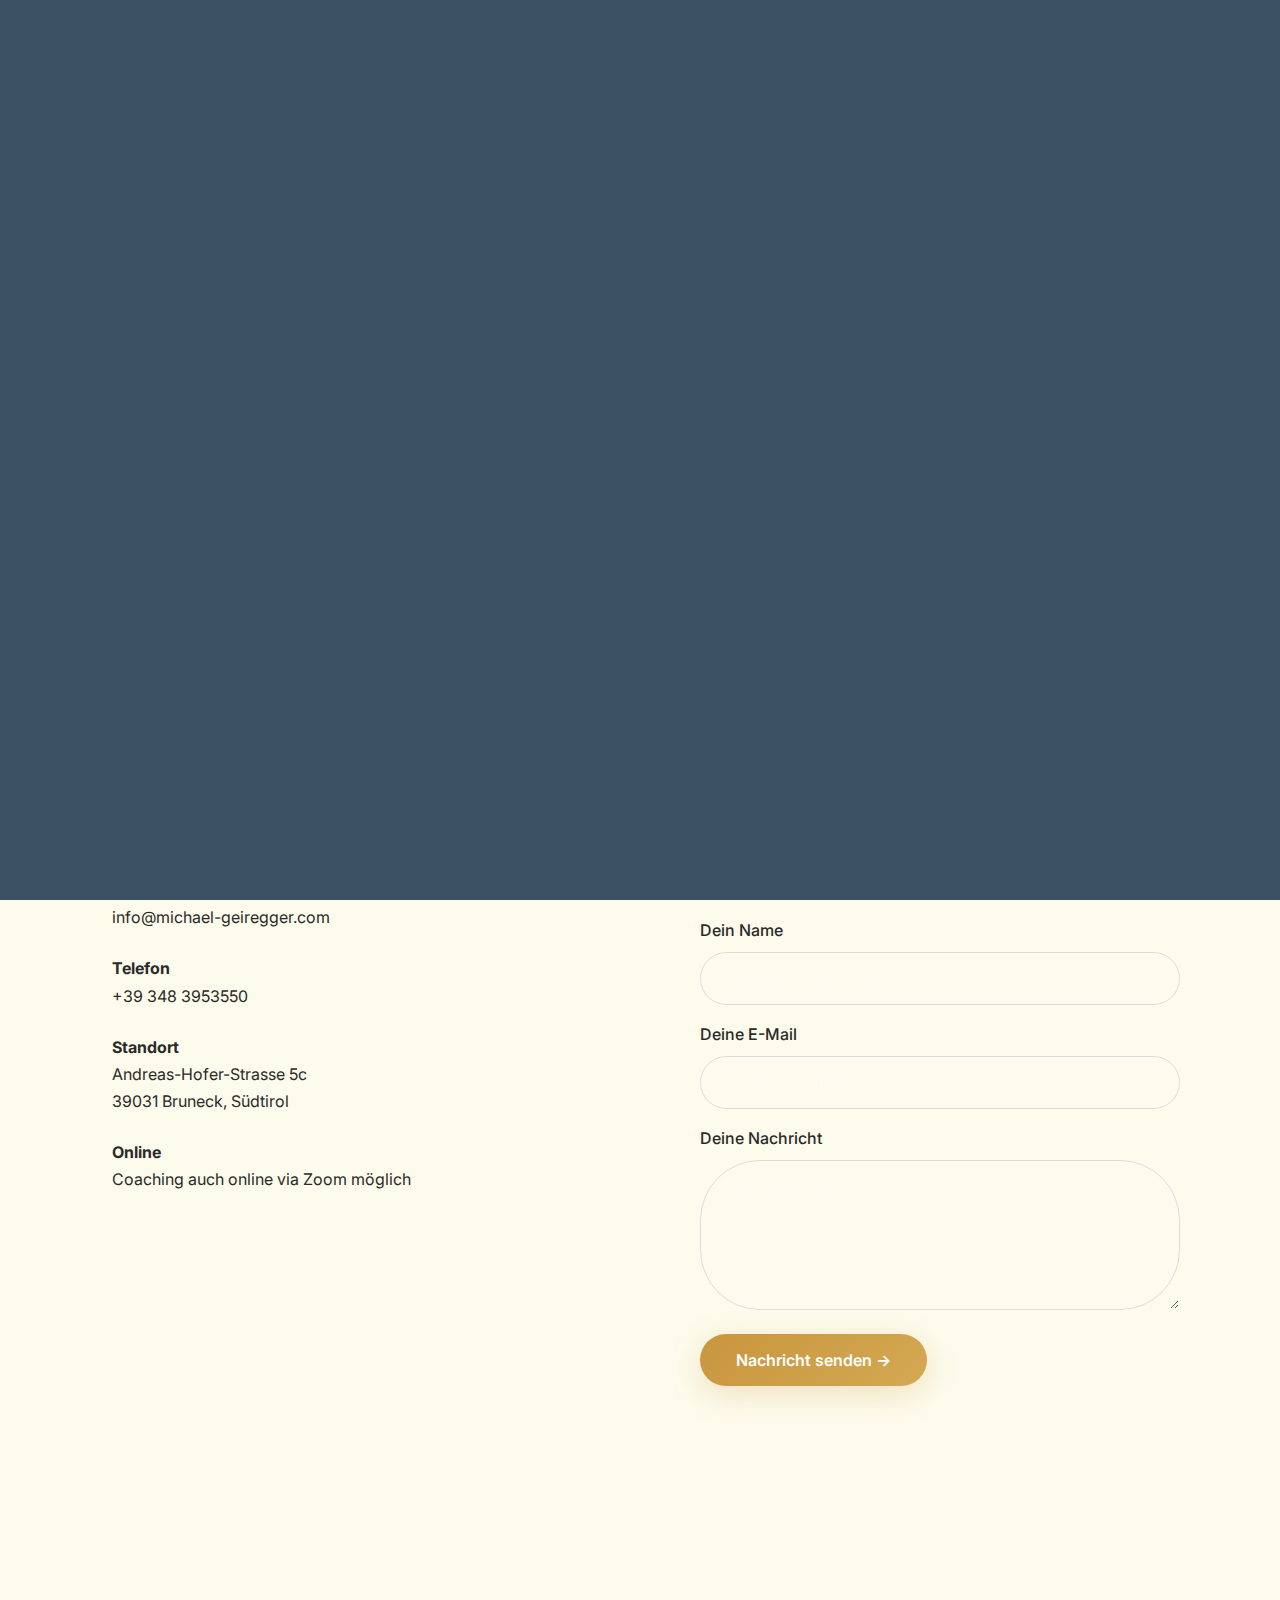
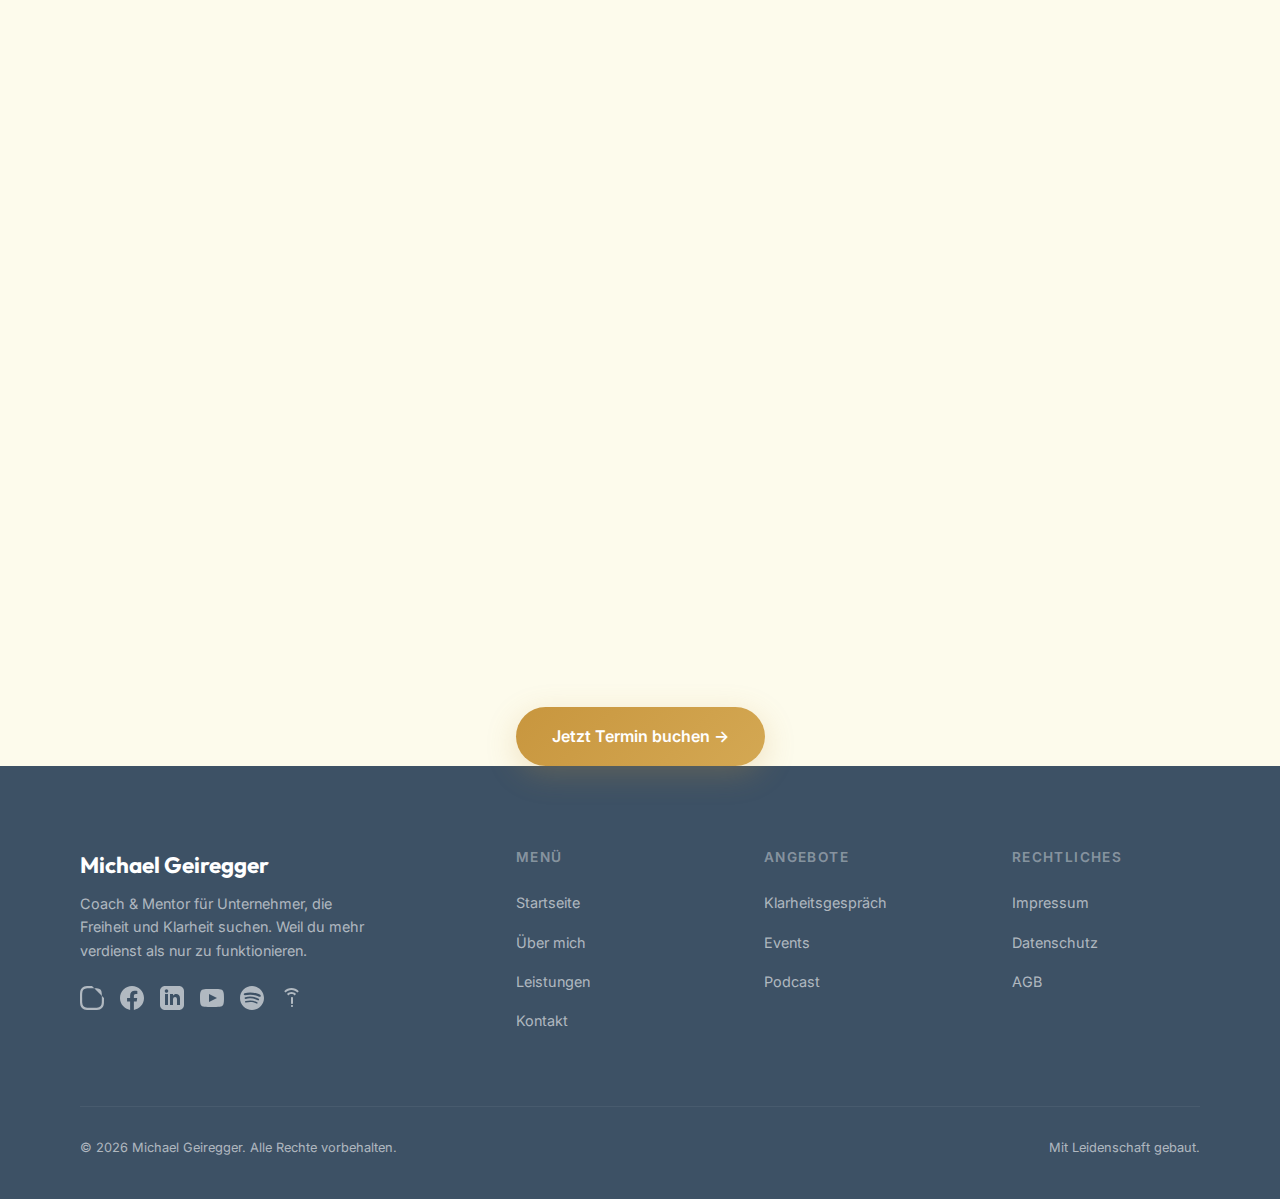
<file: kontakt.html>
<!DOCTYPE html>
<html lang="de">

<head>
    <meta charset="UTF-8">
    <meta name="viewport" content="width=device-width, initial-scale=1.0">
    <title>Kontakt | Michael Geiregger</title>
    <meta name="description"
        content="Lass uns in Kontakt treten. Buche dein kostenloses Klarheitsgespräch oder schreib mir direkt. Dein erster Schritt zu mehr Klarheit.">
    <link rel="preconnect" href="https://fonts.googleapis.com">
    <link rel="preconnect" href="https://fonts.gstatic.com" crossorigin>
    <link
        href="https://fonts.googleapis.com/css2?family=Inter:wght@300;400;500;600;700&family=Outfit:wght@400;500;600;700;800&display=swap"
        rel="stylesheet">
    <link rel="stylesheet" href="css/style.css">
    <link rel="icon" type="image/svg+xml" href="images/favicon.svg">
</head>

<body>

    <!-- Page Loader -->
    <div class="page-loader" id="pageLoader">
        <div class="loader-text">
            Nimm <span class="highlight">Kontakt</span> auf.
        </div>
    </div>

    <!-- Scroll Progress -->
    <div class="scroll-progress" id="scrollProgress"></div>

    <!-- Cursor Glow -->
    <div class="cursor-glow" id="cursorGlow"></div>

    <!-- NAVIGATION -->
    <nav class="nav" id="mainNav">
        <div class="nav-inner">
            <a href="index.html" class="nav-logo">
                Michael Geiregger
                <span>Coach & Mentor</span>
            </a>
            <ul class="nav-links" id="navLinks">
                <li><a href="index.html">Startseite</a></li>
                <li><a href="ueber-mich.html">Über mich</a></li>
                <li><a href="leistungen.html">Leistungen</a></li>
                <li><a href="events.html">Events</a></li>
                <li><a href="podcast.html">Podcast</a></li>
                <li><a href="kontakt.html" class="active">Kontakt</a></li>
                <li><a href="kontakt.html" class="nav-cta">Klarheitsgespräch</a></li>
            </ul>
            <button class="nav-toggle" id="navToggle" aria-label="Menü öffnen">
                <span></span>
                <span></span>
                <span></span>
            </button>
        </div>
    </nav>

    <!-- HERO -->
    <section class="hero" style="min-height: 60vh;">
        <div class="hero-bg">
            <div class="hero-bg-gradient"></div>
            <div class="hero-orb"></div>
        </div>
        <canvas class="hero-particles" id="heroParticles"></canvas>
        <div class="container hero-content">
            <h1 class="reveal">
                Lass uns in <span class="highlight">Kontakt</span> treten
            </h1>
            <p class="reveal">
                Dein erster Schritt zu mehr Klarheit, Freiheit und Lebensfreude. Buche dein kostenloses
                Klarheitsgespräch oder schreib mir direkt.
            </p>
        </div>
    </section>

    <!-- CONTACT DETAILS & FORM SECTION -->
    <section class="section">
        <div class="container">
            <div class="solution-layout">
                <div class="solution-visual reveal-left">
                    <div class="contact-details-box"
                        style="background: var(--color-warm-white); padding: 2rem; border-radius: 20px;">
                        <h3>Kontaktdaten</h3>
                        <p>Ich bin für dich da.</p>

                        <div style="margin-top: 2rem;">
                            <strong>E-Mail</strong><br>
                            <a href="mailto:info@michael-geiregger.com">info@michael-geiregger.com</a>
                        </div>

                        <div style="margin-top: 1.5rem;">
                            <strong>Telefon</strong><br>
                            <a href="tel:+393483953550">+39 348 3953550</a>
                        </div>

                        <div style="margin-top: 1.5rem;">
                            <strong>Standort</strong><br>
                            Andreas-Hofer-Strasse 5c<br>
                            39031 Bruneck, Südtirol
                        </div>

                        <div style="margin-top: 1.5rem;">
                            <strong>Online</strong><br>
                            Coaching auch online via Zoom möglich
                        </div>
                    </div>
                </div>

                <div class="reveal-right">
                    <div class="section-label">Nachricht</div>
                    <h2 class="section-title">Schreib mir eine Nachricht</h2>
                    <p class="section-text">
                        Egal ob du eine Frage hast, ein Klarheitsgespräch buchen möchtest oder einfach Hallo sagen
                        willst — ich freue mich auf deine Nachricht.
                    </p>

                    <form class="newsletter-form" style="display: block; margin-top: 2rem;"
                        onsubmit="event.preventDefault();">
                        <div style="margin-bottom: 1rem;">
                            <label for="name" style="display: block; margin-bottom: 0.5rem; font-weight: 500;">Dein
                                Name</label>
                            <input type="text" id="name" class="newsletter-input"
                                style="width: 100%; border: 1px solid #ddd; color: var(--color-night);"
                                placeholder="Wie darf ich dich nennen?" required>
                        </div>
                        <div style="margin-bottom: 1rem;">
                            <label for="email" style="display: block; margin-bottom: 0.5rem; font-weight: 500;">Deine
                                E-Mail</label>
                            <input type="email" id="email" class="newsletter-input"
                                style="width: 100%; border: 1px solid #ddd; color: var(--color-night);"
                                placeholder="Für meine Antwort" required>
                        </div>
                        <div style="margin-bottom: 1rem;">
                            <label for="message" style="display: block; margin-bottom: 0.5rem; font-weight: 500;">Deine
                                Nachricht</label>
                            <textarea id="message" class="newsletter-input"
                                style="width: 100%; border: 1px solid #ddd; color: var(--color-night); min-height: 150px;"
                                placeholder="Was bewegt dich?" required></textarea>
                        </div>
                        <button type="submit" class="btn btn-primary">Nachricht senden &rarr;</button>
                    </form>
                </div>
            </div>
        </div>
    </section>

    <!-- CLARITY CALL SECTION -->
    <section class="section" style="background-color: var(--color-warm-white);">
        <div class="container">
            <div class="section-label reveal">Kostenlos</div>
            <h2 class="section-title reveal">Dein Klarheitsgespräch</h2>
            <p class="section-text reveal">
                In einem kostenlosen 25-minütigen Gespräch finden wir gemeinsam heraus, wo du stehst und wie ich dich am
                besten unterstützen kann.
            </p>

            <div class="vision-blocks" style="margin-top: 3rem;">
                <div class="vision-block reveal" style="--i: 0">
                    <p>✓ Kostenlos & unverbindlich</p>
                </div>
                <div class="vision-block reveal" style="--i: 1">
                    <p>✓ 25 Minuten persönliches Gespräch</p>
                </div>
                <div class="vision-block reveal" style="--i: 2">
                    <p>✓ Klarheit über deinen nächsten Schritt</p>
                </div>
                <div class="vision-block reveal" style="--i: 3">
                    <p>✓ Kein Verkaufsdruck</p>
                </div>
            </div>

            <div class="cta-content" style="margin-top: 3rem;">
                <a href="#calendly" class="btn btn-primary">Jetzt Termin buchen &rarr;</a>
            </div>
        </div>
    </section>

    <!-- FOOTER -->
    <footer class="footer">
        <div class="container">
            <div class="footer-grid">
                <div class="footer-brand">
                    <div class="footer-brand-name">Michael Geiregger</div>
                    <p class="footer-brand-tagline">
                        Coach & Mentor für Unternehmer, die Freiheit und Klarheit suchen.
                        Weil du mehr verdienst als nur zu funktionieren.
                    </p>
                    <div class="footer-social">
                        <a href="https://www.instagram.com/michael_geiregger/" target="_blank" rel="noopener"
                            aria-label="Instagram">
                            <svg viewBox="0 0 24 24">
                                <path
                                    d="M12 2.163c3.204 0 3.584.012 4.85.07 3.252.148 4.771 1.691 4.919 4.919.058 1.265.069 1.645.069 4.849 0 3.205-.012 3.584-.069 4.849-.149 3.225-1.664 4.771-4.919 4.919-1.266.058-1.644.069-4.85.069-3.204 0-3.584-.011-4.849-.069-3.225-.149-4.771-1.664-4.919-4.919-.058-1.265-.07-1.644-.07-4.849 0-3.204.013-3.583.07-4.849.149-3.227 1.664-4.771 4.919-4.919 1.266-.057 1.645-.069 4.849-.069zm0-2.163c-3.259 0-3.667.014-4.947.072-4.358.2-6.78 2.618-6.98 6.98-.059 1.281-.073 1.689-.073 4.948 0 3.259.014 3.668.072 4.948.2 4.358 2.618 6.78 6.98 6.98 1.281.058 1.689.072 4.948.072 3.259 0 3.668-.014 4.948-.072 4.354-.2 6.782-2.618 6.979-6.98.059-1.28.073-1.689.073-4.949-.073zm0 5.838c-3.403 0-6.162 2.759-6.162 6.162s2.759 6.163 6.162 6.163 6.162-2.759 6.162-6.163c0-3.403-2.759-6.162-6.162-6.162zm0 10.162c-2.209 0-4-1.79-4-4 0-2.209 1.791-4 4-4s4 1.791 4 4c0 2.21-1.791 4-4 4zm6.406-11.845c-.796 0-1.441.645-1.441 1.44s.645 1.44 1.441 1.44c.795 0 1.439-.645 1.439-1.44s-.644-1.44-1.439-1.44z"
                                    fill="currentColor" />
                            </svg>
                        </a>
                        <a href="#" target="_blank" rel="noopener" aria-label="Facebook">
                            <svg viewBox="0 0 24 24">
                                <path
                                    d="M24 12.073c0-6.627-5.373-12-12-12s-12 5.373-12 12c0 5.99 4.388 10.954 10.125 11.854v-8.385H7.078v-3.47h3.047V9.43c0-3.007 1.792-4.669 4.533-4.669 1.312 0 2.686.235 2.686.235v2.953H15.83c-1.491 0-1.956.925-1.956 1.874v2.25h3.328l-.532 3.47h-2.796v8.385C19.612 23.027 24 18.062 24 12.073z"
                                    fill="currentColor" />
                            </svg>
                        </a>
                        <a href="https://www.linkedin.com/in/michael-geiregger/" target="_blank" rel="noopener"
                            aria-label="LinkedIn">
                            <svg viewBox="0 0 24 24">
                                <path
                                    d="M19 0h-14c-2.761 0-5 2.239-5 5v14c0 2.761 2.239 5 5 5h14c2.762 0 5-2.239 5-5v-14c0-2.761-2.238-5-5-5zm-11 19h-3v-11h3v11zm-1.5-12.268c-.966 0-1.75-.79-1.75-1.764s.784-1.764 1.75-1.764 1.75.79 1.75 1.764-.783 1.764-1.75 1.764zm13.5 12.268h-3v-5.604c0-3.368-4-3.113-4 0v5.604h-3v-11h3v1.765c1.396-2.586 7-2.777 7 2.476v6.759z"
                                    fill="currentColor" />
                            </svg>
                        </a>
                        <a href="https://www.youtube.com/@ZwischenAlltagundUniversum" target="_blank" rel="noopener"
                            aria-label="YouTube">
                            <svg viewBox="0 0 24 24">
                                <path
                                    d="M19.615 3.184c-3.604-.246-11.631-.245-15.23 0-3.897.266-4.356 2.62-4.385 8.816.029 6.185.484 8.549 4.385 8.816 3.6.245 11.626.246 15.23 0 3.897-.266 4.356-2.62 4.385-8.816-.029-6.185-.484-8.549-4.385-8.816zm-10.615 12.816v-8l8 3.993-8 4.007z"
                                    fill="currentColor" />
                            </svg>
                        </a>
                        <a href="https://open.spotify.com/show/zwischen-alltag-und-universum" target="_blank"
                            rel="noopener" aria-label="Spotify">
                            <svg viewBox="0 0 24 24">
                                <path
                                    d="M12 0C5.4 0 0 5.4 0 12s5.4 12 12 12 12-5.4 12-12S18.66 0 12 0zm5.521 17.34c-.24.359-.66.48-1.021.24-2.82-1.74-6.36-2.101-10.561-1.141-.418.122-.779-.179-.899-.539-.12-.421.18-.78.54-.9 4.56-1.021 8.52-.6 11.64 1.32.42.18.479.659.301 1.02zm1.44-3.3c-.301.42-.841.6-1.26.3-3.239-1.98-8.159-2.58-11.939-1.38-.479.12-1.02-.12-1.14-.6-.12-.48.12-1.021.6-1.141C9.6 9.9 15 10.561 18.72 12.84c.361.181.54.78.24 1.2zm.12-3.36C15.24 8.4 8.82 8.16 5.16 9.301c-.6.179-1.2-.181-1.38-.721-.18-.601.18-1.2.72-1.381 4.26-1.26 11.28-1.02 15.721 1.621.539.3.719 1.02.419 1.56-.299.421-1.02.599-1.559.3z"
                                    fill="currentColor" />
                            </svg>
                        </a>
                        <a href="https://podcasts.apple.com/jm/podcast/zwischen-alltag-und-universum-der-podcast-von-jessi/id1813643836"
                            target="_blank" rel="noopener" aria-label="Apple Podcasts">
                            <svg viewBox="0 0 24 24">
                                <path
                                    d="M17.4,6.6c-1.6-1.6-3.7-2.5-5.9-2.5c-2.3,0-4.4,0.9-5.9,2.5l-1.4-1.4c1.9-2,4.6-3.1,7.3-3.1s5.4,1.1,7.3,3.1L17.4,6.6z M14.6,9.4 c-0.8-0.8-1.9-1.3-3.1-1.3c-1.2,0-2.3,0.5-3.1,1.3l-1.4-1.4c1.2-1.2,2.8-1.9,4.5-1.9s3.4,0.7,4.5,1.9L14.6,9.4z M12,11 c-0.6,0-1,0.4-1,1v5c0,0.6,0.4,1,1,1s1-0.4,1-1v-5C13,11.4,12.6,11,12,11z M12,19c-0.6,0-1,0.4-1,1s0.4,1,1,1s1-0.4,1-1 S12.6,19,12,19z"
                                    fill="currentColor" />
                            </svg>
                        </a>
                    </div>
                </div>
                <div class="footer-column">
                    <h4>Menü</h4>
                    <ul>
                        <li><a href="index.html">Startseite</a></li>
                        <li><a href="ueber-mich.html">Über mich</a></li>
                        <li><a href="leistungen.html">Leistungen</a></li>
                        <li><a href="kontakt.html">Kontakt</a></li>
                    </ul>
                </div>
                <div class="footer-column">
                    <h4>Angebote</h4>
                    <ul>
                        <li><a href="kontakt.html">Klarheitsgespräch</a></li>
                        <li><a href="events.html">Events</a></li>
                        <li><a href="podcast.html">Podcast</a></li>
                    </ul>
                </div>
                <div class="footer-column">
                    <h4>Rechtliches</h4>
                    <ul>
                        <li><a href="#">Impressum</a></li>
                        <li><a href="#">Datenschutz</a></li>
                        <li><a href="#">AGB</a></li>
                    </ul>
                </div>
            </div>
            <div class="footer-bottom">
                <span>&copy; 2026 Michael Geiregger. Alle Rechte vorbehalten.</span>
                <span>Mit Leidenschaft gebaut.</span>
            </div>
        </div>
    </footer>

    <script src="js/main.js"></script>
</body>

</html>
</file>
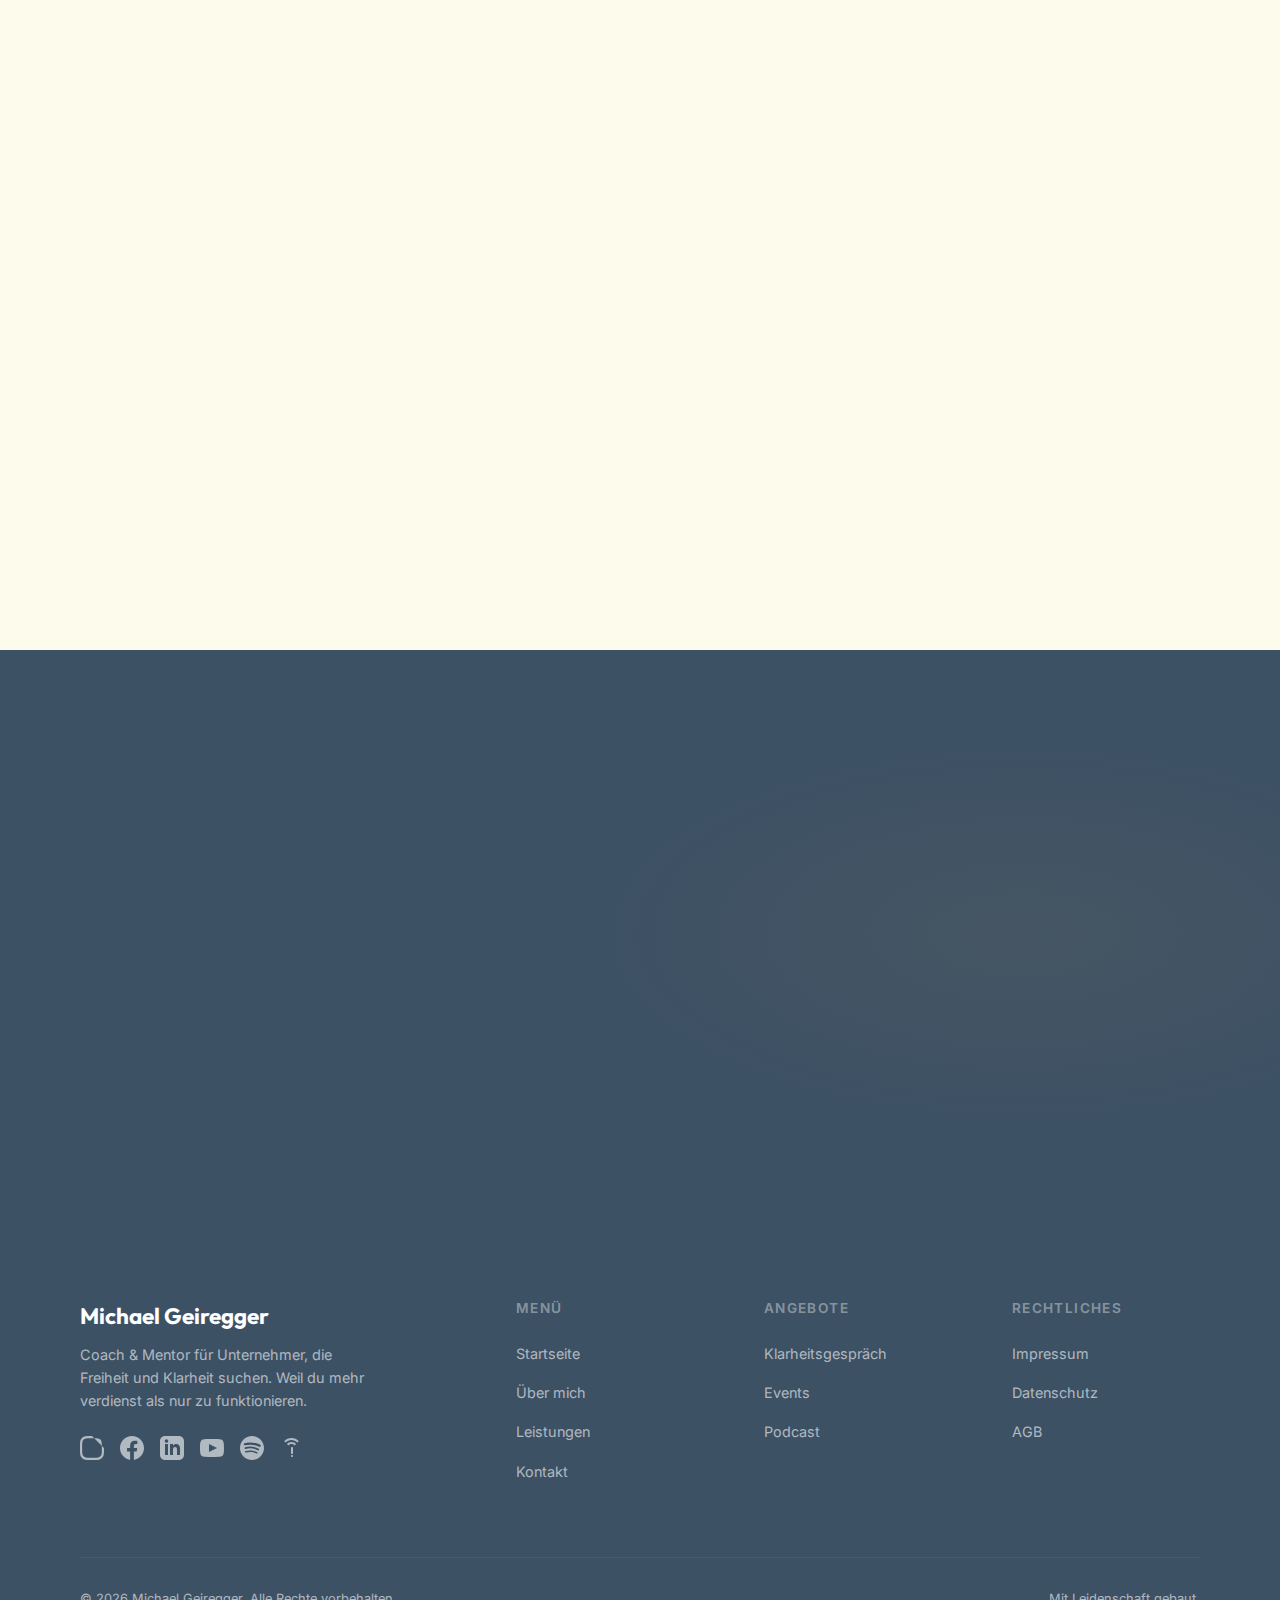
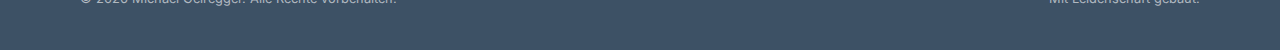
<file: podcast.html>
<!DOCTYPE html>
<html lang="de">

<head>
    <meta charset="UTF-8">
    <meta name="viewport" content="width=device-width, initial-scale=1.0">
    <title>Podcast | Michael Geiregger</title>
    <meta name="description"
        content="Zwischen Alltag und Universum. Der Podcast von Jessi & Michi über Heilung, Spiritualität und echte Veränderung.">
    <link rel="preconnect" href="https://fonts.googleapis.com">
    <link rel="preconnect" href="https://fonts.gstatic.com" crossorigin>
    <link
        href="https://fonts.googleapis.com/css2?family=Inter:wght@300;400;500;600;700&family=Outfit:wght@400;500;600;700;800&display=swap"
        rel="stylesheet">
    <link rel="stylesheet" href="css/style.css">
    <link rel="icon" type="image/svg+xml" href="images/favicon.svg">
</head>

<body>

    <!-- Page Loader -->
    <div class="page-loader" id="pageLoader">
        <div class="loader-text">
            Hör <span class="highlight">rein</span>.
        </div>
    </div>

    <!-- Scroll Progress -->
    <div class="scroll-progress" id="scrollProgress"></div>

    <!-- Cursor Glow -->
    <div class="cursor-glow" id="cursorGlow"></div>

    <!-- NAVIGATION -->
    <nav class="nav" id="mainNav">
        <div class="nav-inner">
            <a href="index.html" class="nav-logo">
                Michael Geiregger
                <span>Coach & Mentor</span>
            </a>
            <ul class="nav-links" id="navLinks">
                <li><a href="index.html">Startseite</a></li>
                <li><a href="ueber-mich.html">Über mich</a></li>
                <li><a href="leistungen.html">Leistungen</a></li>
                <li><a href="events.html">Events</a></li>
                <li><a href="podcast.html" class="active">Podcast</a></li>
                <li><a href="kontakt.html">Kontakt</a></li>
                <li><a href="kontakt.html" class="nav-cta">Klarheitsgespräch</a></li>
            </ul>
            <button class="nav-toggle" id="navToggle" aria-label="Menü öffnen">
                <span></span>
                <span></span>
                <span></span>
            </button>
        </div>
    </nav>

    <!-- HERO -->
    <section class="hero" style="min-height: 60vh;">
        <div class="hero-bg">
            <div class="hero-bg-gradient"></div>
            <div class="hero-orb"></div>
        </div>
        <!-- Using podcast image here if appropriate, or kept generic -->
        <div class="hero-portrait" style="opacity: 0.2;">
            <img src="images/podcast.jpg" alt="" aria-hidden="true">
        </div>
        <canvas class="hero-particles" id="heroParticles"></canvas>
        <div class="container hero-content">
            <h1 class="reveal">
                Zwischen Alltag <br>und <span class="highlight">Universum</span>
            </h1>
            <p class="reveal">
                Der Podcast von Jessi & Michi — ehrliche Gespräche über Heilung, Spiritualität, Energiearbeit und den
                Mut, das eigene Leben neu zu gestalten.
            </p>
            <div class="hero-buttons reveal">
                <a href="https://open.spotify.com/show/zwischen-alltag-und-universum" target="_blank" rel="noopener"
                    class="btn btn-primary">
                    Auf Spotify hören &rarr;
                </a>
                <a href="https://podcasts.apple.com/jm/podcast/zwischen-alltag-und-universum-der-podcast-von-jessi/id1813643836"
                    target="_blank" rel="noopener" class="btn btn-outline">
                    Apple Podcasts
                </a>
            </div>
        </div>
    </section>

    <!-- LATEST EPISODES SECTION -->
    <section class="section">
        <div class="container">
            <div class="section-label reveal">Aktuell</div>
            <h2 class="section-title reveal">Die neuesten Folgen</h2>
            <p class="section-text reveal">
                Hier findest du immer die neueste Episode — direkt zum Abspielen auf deiner Lieblingsplattform.
            </p>

            <div class="podcast-players-grid">
                <!-- Spotify Player -->
                <div class="player-card reveal" style="--i: 0">
                    <h3>
                        <svg viewBox="0 0 24 24">
                            <path
                                d="M12 0C5.4 0 0 5.4 0 12s5.4 12 12 12 12-5.4 12-12S18.66 0 12 0zm5.521 17.34c-.24.359-.66.48-1.021.24-2.82-1.74-6.36-2.101-10.561-1.141-.418.122-.779-.179-.899-.539-.12-.421.18-.78.54-.9 4.56-1.021 8.52-.6 11.64 1.32.42.18.479.659.301 1.02zm1.44-3.3c-.301.42-.841.6-1.26.3-3.239-1.98-8.159-2.58-11.939-1.38-.479.12-1.02-.12-1.14-.6-.12-.48.12-1.021.6-1.141C9.6 9.9 15 10.561 18.72 12.84c.361.181.54.78.24 1.2zm.12-3.36C15.24 8.4 8.82 8.16 5.16 9.301c-.6.179-1.2-.181-1.38-.721-.18-.601.18-1.2.72-1.381 4.26-1.26 11.28-1.02 15.721 1.621.539.3.719 1.02.419 1.56-.299.421-1.02.599-1.559.3z"
                                fill="#1DB954" />
                        </svg>
                        Spotify (Neu)
                    </h3>
                    <iframe style="border-radius:12px"
                        src="https://open.spotify.com/embed/episode/1I4fb6UXT2KsntuC0EDf9y?utm_source=generator&theme=0"
                        width="100%" height="152" frameBorder="0" allowfullscreen=""
                        allow="autoplay; clipboard-write; encrypted-media; fullscreen; picture-in-picture"
                        loading="lazy"></iframe>
                </div>

                <!-- Apple Podcasts Player -->
                <div class="player-card reveal" style="--i: 1">
                    <h3>
                        <svg viewBox="0 0 24 24">
                            <path
                                d="M17.4,6.6c-1.6-1.6-3.7-2.5-5.9-2.5c-2.3,0-4.4,0.9-5.9,2.5l-1.4-1.4c1.9-2,4.6-3.1,7.3-3.1s5.4,1.1,7.3,3.1L17.4,6.6z M14.6,9.4 c-0.8-0.8-1.9-1.3-3.1-1.3c-1.2,0-2.3,0.5-3.1,1.3l-1.4-1.4c1.2-1.2,2.8-1.9,4.5-1.9s3.4,0.7,4.5,1.9L14.6,9.4z M12,11 c-0.6,0-1,0.4-1,1v5c0,0.6,0.4,1,1,1s1-0.4,1-1v-5C13,11.4,12.6,11,12,11z M12,19c-0.6,0-1,0.4-1,1s0.4,1,1,1s1-0.4,1-1 S12.6,19,12,19z"
                                fill="#872EC4" />
                        </svg>
                        Apple Podcasts
                    </h3>
                    <iframe allow="autoplay *; encrypted-media *; fullscreen *; clipboard-write" frameborder="0"
                        height="175" style="width:100%;max-width:660px;overflow:hidden;border-radius:10px;"
                        sandbox="allow-forms allow-popups allow-same-origin allow-scripts allow-storage-access-by-user-activation allow-top-navigation-by-user-activation"
                        src="https://embed.podcasts.apple.com/jm/podcast/zwischen-alltag-und-universum-der-podcast-von-jessi/id1813643836?i=1000748309530"></iframe>
                </div>

                <!-- YouTube Player -->
                <div class="player-card reveal" style="--i: 2">
                    <h3>
                        <svg viewBox="0 0 24 24">
                            <path
                                d="M19.615 3.184c-3.604-.246-11.631-.245-15.23 0-3.897.266-4.356 2.62-4.385 8.816.029 6.185.484 8.549 4.385 8.816 3.6.245 11.626.246 15.23 0 3.897-.266 4.356-2.62 4.385-8.816-.029-6.185-.484-8.549-4.385-8.816zm-10.615 12.816v-8l8 3.993-8 4.007z"
                                fill="#FF0000" />
                        </svg>
                        YouTube (Video)
                    </h3>
                    <div class="youtube-wrapper">
                        <iframe src="https://www.youtube.com/embed/kHkxkeoCpIY?modestbranding=1&rel=0" frameborder="0"
                            allow="accelerometer; autoplay; clipboard-write; encrypted-media; gyroscope; picture-in-picture"
                            allowfullscreen></iframe>
                    </div>
                </div>
            </div>



            <!-- Recent Spotify Episodes section -->
            <div class="recent-episodes-section">
                <div class="section-label reveal" style="margin-top: 80px;">Historie</div>
                <h2 class="section-title reveal">Die letzten 3 Folgen</h2>
                <div class="recent-episodes-grid">
                    <!-- Episode 34 -->
                    <div class="player-card reveal" style="--i: 0">
                        <iframe style="border-radius:12px"
                            src="https://open.spotify.com/embed/episode/1I4fb6UXT2KsntuC0EDf9y?utm_source=generator"
                            width="100%" height="152" frameBorder="0" allowfullscreen=""
                            allow="autoplay; clipboard-write; encrypted-media; fullscreen; picture-in-picture"
                            loading="lazy"></iframe>
                    </div>
                    <!-- Episode 33 -->
                    <div class="player-card reveal" style="--i: 1">
                        <iframe style="border-radius:12px"
                            src="https://open.spotify.com/embed/episode/4nLwzqzSlxiMY494GXVGv4?utm_source=generator"
                            width="100%" height="152" frameBorder="0" allowfullscreen=""
                            allow="autoplay; clipboard-write; encrypted-media; fullscreen; picture-in-picture"
                            loading="lazy"></iframe>
                    </div>
                    <!-- Episode 32 -->
                    <div class="player-card reveal" style="--i: 2">
                        <iframe style="border-radius:12px"
                            src="https://open.spotify.com/embed/episode/4qjCLVqJfnUtX3J0qPyqfK?utm_source=generator"
                            width="100%" height="152" frameBorder="0" allowfullscreen=""
                            allow="autoplay; clipboard-write; encrypted-media; fullscreen; picture-in-picture"
                            loading="lazy"></iframe>
                    </div>
                </div>
            </div>
        </div>
    </section>

    <!-- INFO SECTION -->
    <section class="section" style="background-color: var(--color-warm-white);">
        <div class="container">
            <div class="solution-layout">
                <div class="solution-visual reveal-left">
                    <!-- Podcast cover usage or similar visual -->
                    <div class="solution-image-wrap">
                        <img src="images/podcast.jpg" alt="Zwischen Alltag und Universum Cover">
                    </div>
                </div>
                <div class="reveal-right">
                    <div class="section-label">Mission</div>
                    <h2 class="section-title">Dein Begleiter auf dem Weg zu dir selbst</h2>
                    <p class="section-text">
                        Eine Reise zwischen den Welten: vom alltäglichen Chaos zu den unendlichen Möglichkeiten des
                        Universums. Jede Episode ist ein Impuls, der dich inspiriert, alte Muster zu hinterfragen und
                        neue Perspektiven einzunehmen.
                    </p>
                    <p class="section-text" style="font-style: italic;">
                        Verpasse keine Episode. Abonniere den Podcast auf deiner Lieblingsplattform und erhalte jede
                        neue Folge direkt in dein Ohr.
                    </p>
                </div>
            </div>
        </div>
    </section>

    <!-- NEWSLETTER CTA (Podcast focuses on staying in loop) -->
    <section class="newsletter-section">
        <div class="container">
            <div class="newsletter-content reveal-scale">
                <div class="section-label" style="justify-content: center; color: var(--color-golden);">Newsletter</div>
                <h2 class="section-title" style="color: white;">Inspiration für dein Postfach</h2>
                <p class="section-text" style="color: rgba(255,255,255,0.6); margin: 0 auto 36px;">
                    Erhalte regelmäßig Impulse zu Bewusstsein, Business und innerer Freiheit.
                </p>
                <form class="newsletter-form" onsubmit="event.preventDefault();">
                    <input type="email" class="newsletter-input" placeholder="Deine E-Mail-Adresse" required>
                    <button type="submit" class="newsletter-btn">Ja, will ich!</button>
                </form>
            </div>
        </div>
    </section>

    <!-- FOOTER -->
    <footer class="footer">
        <div class="container">
            <div class="footer-grid">
                <div class="footer-brand">
                    <div class="footer-brand-name">Michael Geiregger</div>
                    <p class="footer-brand-tagline">
                        Coach & Mentor für Unternehmer, die Freiheit und Klarheit suchen.
                        Weil du mehr verdienst als nur zu funktionieren.
                    </p>
                    <div class="footer-social">
                        <a href="https://www.instagram.com/michael_geiregger/" target="_blank" rel="noopener"
                            aria-label="Instagram">
                            <svg viewBox="0 0 24 24">
                                <path
                                    d="M12 2.163c3.204 0 3.584.012 4.85.07 3.252.148 4.771 1.691 4.919 4.919.058 1.265.069 1.645.069 4.849 0 3.205-.012 3.584-.069 4.849-.149 3.225-1.664 4.771-4.919 4.919-1.266.058-1.644.069-4.85.069-3.204 0-3.584-.011-4.849-.069-3.225-.149-4.771-1.664-4.919-4.919-.058-1.265-.07-1.644-.07-4.849 0-3.204.013-3.583.07-4.849.149-3.227 1.664-4.771 4.919-4.919 1.266-.057 1.645-.069 4.849-.069zm0-2.163c-3.259 0-3.667.014-4.947.072-4.358.2-6.78 2.618-6.98 6.98-.059 1.281-.073 1.689-.073 4.948 0 3.259.014 3.668.072 4.948.2 4.358 2.618 6.78 6.98 6.98 1.281.058 1.689.072 4.948.072 3.259 0 3.668-.014 4.948-.072 4.354-.2 6.782-2.618 6.979-6.98.059-1.28.073-1.689.073-4.949-.073zm0 5.838c-3.403 0-6.162 2.759-6.162 6.162s2.759 6.163 6.162 6.163 6.162-2.759 6.162-6.163c0-3.403-2.759-6.162-6.162-6.162zm0 10.162c-2.209 0-4-1.79-4-4 0-2.209 1.791-4 4-4s4 1.791 4 4c0 2.21-1.791 4-4 4zm6.406-11.845c-.796 0-1.441.645-1.441 1.44s.645 1.44 1.441 1.44c.795 0 1.439-.645 1.439-1.44s-.644-1.44-1.439-1.44z"
                                    fill="currentColor" />
                            </svg>
                        </a>
                        <a href="#" target="_blank" rel="noopener" aria-label="Facebook">
                            <svg viewBox="0 0 24 24">
                                <path
                                    d="M24 12.073c0-6.627-5.373-12-12-12s-12 5.373-12 12c0 5.99 4.388 10.954 10.125 11.854v-8.385H7.078v-3.47h3.047V9.43c0-3.007 1.792-4.669 4.533-4.669 1.312 0 2.686.235 2.686.235v2.953H15.83c-1.491 0-1.956.925-1.956 1.874v2.25h3.328l-.532 3.47h-2.796v8.385C19.612 23.027 24 18.062 24 12.073z"
                                    fill="currentColor" />
                            </svg>
                        </a>
                        <a href="https://www.linkedin.com/in/michael-geiregger/" target="_blank" rel="noopener"
                            aria-label="LinkedIn">
                            <svg viewBox="0 0 24 24">
                                <path
                                    d="M19 0h-14c-2.761 0-5 2.239-5 5v14c0 2.761 2.239 5 5 5h14c2.762 0 5-2.239 5-5v-14c0-2.761-2.238-5-5-5zm-11 19h-3v-11h3v11zm-1.5-12.268c-.966 0-1.75-.79-1.75-1.764s.784-1.764 1.75-1.764 1.75.79 1.75 1.764-.783 1.764-1.75 1.764zm13.5 12.268h-3v-5.604c0-3.368-4-3.113-4 0v5.604h-3v-11h3v1.765c1.396-2.586 7-2.777 7 2.476v6.759z"
                                    fill="currentColor" />
                            </svg>
                        </a>
                        <a href="https://www.youtube.com/@ZwischenAlltagundUniversum" target="_blank" rel="noopener"
                            aria-label="YouTube">
                            <svg viewBox="0 0 24 24">
                                <path
                                    d="M19.615 3.184c-3.604-.246-11.631-.245-15.23 0-3.897.266-4.356 2.62-4.385 8.816.029 6.185.484 8.549 4.385 8.816 3.6.245 11.626.246 15.23 0 3.897-.266 4.356-2.62 4.385-8.816-.029-6.185-.484-8.549-4.385-8.816zm-10.615 12.816v-8l8 3.993-8 4.007z"
                                    fill="currentColor" />
                            </svg>
                        </a>
                        <a href="https://open.spotify.com/show/zwischen-alltag-und-universum" target="_blank"
                            rel="noopener" aria-label="Spotify">
                            <svg viewBox="0 0 24 24">
                                <path
                                    d="M12 0C5.4 0 0 5.4 0 12s5.4 12 12 12 12-5.4 12-12S18.66 0 12 0zm5.521 17.34c-.24.359-.66.48-1.021.24-2.82-1.74-6.36-2.101-10.561-1.141-.418.122-.779-.179-.899-.539-.12-.421.18-.78.54-.9 4.56-1.021 8.52-.6 11.64 1.32.42.18.479.659.301 1.02zm1.44-3.3c-.301.42-.841.6-1.26.3-3.239-1.98-8.159-2.58-11.939-1.38-.479.12-1.02-.12-1.14-.6-.12-.48.12-1.021.6-1.141C9.6 9.9 15 10.561 18.72 12.84c.361.181.54.78.24 1.2zm.12-3.36C15.24 8.4 8.82 8.16 5.16 9.301c-.6.179-1.2-.181-1.38-.721-.18-.601.18-1.2.72-1.381 4.26-1.26 11.28-1.02 15.721 1.621.539.3.719 1.02.419 1.56-.299.421-1.02.599-1.559.3z"
                                    fill="currentColor" />
                            </svg>
                        </a>
                        <a href="https://podcasts.apple.com/jm/podcast/zwischen-alltag-und-universum-der-podcast-von-jessi/id1813643836"
                            target="_blank" rel="noopener" aria-label="Apple Podcasts">
                            <svg viewBox="0 0 24 24">
                                <path
                                    d="M17.4,6.6c-1.6-1.6-3.7-2.5-5.9-2.5c-2.3,0-4.4,0.9-5.9,2.5l-1.4-1.4c1.9-2,4.6-3.1,7.3-3.1s5.4,1.1,7.3,3.1L17.4,6.6z M14.6,9.4 c-0.8-0.8-1.9-1.3-3.1-1.3c-1.2,0-2.3,0.5-3.1,1.3l-1.4-1.4c1.2-1.2,2.8-1.9,4.5-1.9s3.4,0.7,4.5,1.9L14.6,9.4z M12,11 c-0.6,0-1,0.4-1,1v5c0,0.6,0.4,1,1,1s1-0.4,1-1v-5C13,11.4,12.6,11,12,11z M12,19c-0.6,0-1,0.4-1,1s0.4,1,1,1s1-0.4,1-1 S12.6,19,12,19z"
                                    fill="currentColor" />
                            </svg>
                        </a>
                    </div>
                </div>
                <div class="footer-column">
                    <h4>Menü</h4>
                    <ul>
                        <li><a href="index.html">Startseite</a></li>
                        <li><a href="ueber-mich.html">Über mich</a></li>
                        <li><a href="leistungen.html">Leistungen</a></li>
                        <li><a href="kontakt.html">Kontakt</a></li>
                    </ul>
                </div>
                <div class="footer-column">
                    <h4>Angebote</h4>
                    <ul>
                        <li><a href="kontakt.html">Klarheitsgespräch</a></li>
                        <li><a href="events.html">Events</a></li>
                        <li><a href="podcast.html">Podcast</a></li>
                    </ul>
                </div>
                <div class="footer-column">
                    <h4>Rechtliches</h4>
                    <ul>
                        <li><a href="#">Impressum</a></li>
                        <li><a href="#">Datenschutz</a></li>
                        <li><a href="#">AGB</a></li>
                    </ul>
                </div>
            </div>
            <div class="footer-bottom">
                <span>&copy; 2026 Michael Geiregger. Alle Rechte vorbehalten.</span>
                <span>Mit Leidenschaft gebaut.</span>
            </div>
        </div>
    </footer>

    <script src="js/main.js"></script>
</body>

</html>
</file>
<file: css/style.css>
/* ========================================
   CSS CUSTOM PROPERTIES
   ======================================== */
:root {
    /* Warme, erdige Farbpalette - Braun, Creme & Stahlblau */
    --color-primary: #C8963E;
    /* Warmes Gold - Akzent */
    --color-primary-light: #D4A853;
    /* Helles Gold */
    --color-primary-dark: #A67B2E;
    /* Dunkles Gold */
    --color-accent: #7d6e5d;
    /* Warmes Taupe/Braun */
    --color-golden: #C8963E;
    /* Goldschimmer */
    --color-sage: #8a7d6e;
    /* Helles Taupe */
    --color-sage-light: #9d9183;
    /* Hellstes Taupe */
    --color-earth: #5a4f43;
    /* Tiefes Braun */
    --color-deep: #3D5165;
    /* Tiefes Stahlblau */
    --color-night: #3D5165;
    /* Dunkles Erdgrün */
    --color-warm-white: #fdfbec;
    /* Cremeweiß (dein Original) */
    --color-cream: #f5f0e0;
    /* Warmes Creme */
    --color-sand: #e8e0d0;
    /* Sand */
    --color-light-sage: #f2efe8;
    /* Ganz helles Warm */
    --color-text: #2A2A2A;
    /* Fast Schwarz */
    --color-text-light: #5A5A5A;
    /* Mittelgrau */
    --color-text-muted: #8A8A8A;
    /* Helles Grau */

    /* Gradients */
    --gradient-warm: linear-gradient(135deg, #C8963E 0%, #D4A853 100%);
    --gradient-golden: linear-gradient(135deg, #A67B2E 0%, #C8963E 50%, #D4A853 100%);
    --gradient-earth: linear-gradient(135deg, #7d6e5d 0%, #9d9183 100%);
    --gradient-deep: linear-gradient(135deg, #3D5165 0%, #577391 100%);

    /* Typography - Modern headers */
    --font-display: 'Outfit', -apple-system, BlinkMacSystemFont, sans-serif;
    --font-body: 'Inter', -apple-system, BlinkMacSystemFont, sans-serif;

    /* Spacing */
    --section-padding: clamp(80px, 12vh, 160px);
    --container-width: 1200px;
    --container-padding: clamp(20px, 5vw, 40px);

    /* Transitions */
    --ease-out-expo: cubic-bezier(0.16, 1, 0.3, 1);
    --ease-out-quart: cubic-bezier(0.25, 1, 0.5, 1);
}

/* ========================================
   RESET & BASE
   ======================================== */
*,
*::before,
*::after {
    margin: 0;
    padding: 0;
    box-sizing: border-box;
}

html {
    scroll-behavior: smooth;
    font-size: 16px;
    overflow-x: hidden;
}

body {
    font-family: var(--font-body);
    color: var(--color-text);
    background-color: var(--color-warm-white);
    line-height: 1.7;
    overflow-x: hidden;
    -webkit-font-smoothing: antialiased;
    -moz-osx-font-smoothing: grayscale;
}

img {
    max-width: 100%;
    height: auto;
    display: block;
}

a {
    text-decoration: none;
    color: inherit;
    transition: color 0.3s ease;
}

.container {
    max-width: var(--container-width);
    margin: 0 auto;
    padding: 0 var(--container-padding);
}

/* ========================================
   SCROLL REVEAL ANIMATIONS
   ======================================== */
.reveal {
    opacity: 0;
    transform: translateY(60px);
    transition: opacity 0.8s var(--ease-out-expo), transform 0.8s var(--ease-out-expo);
}

.reveal.visible {
    opacity: 1;
    transform: translateY(0);
}

.reveal-left {
    opacity: 0;
    transform: translateX(-80px);
    transition: opacity 0.8s var(--ease-out-expo), transform 0.8s var(--ease-out-expo);
}

.reveal-left.visible {
    opacity: 1;
    transform: translateX(0);
}

.reveal-right {
    opacity: 0;
    transform: translateX(80px);
    transition: opacity 0.8s var(--ease-out-expo), transform 0.8s var(--ease-out-expo);
}

.reveal-right.visible {
    opacity: 1;
    transform: translateX(0);
}

.reveal-scale {
    opacity: 0;
    transform: scale(0.85);
    transition: opacity 0.8s var(--ease-out-expo), transform 0.8s var(--ease-out-expo);
}

.reveal-scale.visible {
    opacity: 1;
    transform: scale(1);
}

/* Staggered children */
.stagger-children .reveal {
    transition-delay: calc(var(--i, 0) * 0.12s);
}

/* ========================================
   NAVIGATION
   ======================================== */
.nav {
    position: fixed;
    top: 0;
    left: 0;
    right: 0;
    z-index: 1000;
    padding: 20px 0;
    transition: all 0.4s var(--ease-out-quart);
}

.nav.scrolled {
    background: rgba(253, 251, 236, 0.92);
    backdrop-filter: blur(20px);
    -webkit-backdrop-filter: blur(20px);
    padding: 12px 0;
    box-shadow: 0 4px 30px rgba(0, 0, 0, 0.06);
}

.nav-inner {
    display: flex;
    align-items: center;
    justify-content: space-between;
    max-width: var(--container-width);
    margin: 0 auto;
    padding: 0 var(--container-padding);
}

.nav-logo {
    font-family: var(--font-display);
    font-size: 1.3rem;
    font-weight: 700;
    color: var(--color-night);
    letter-spacing: -0.02em;
}

.nav-logo span {
    display: block;
    font-family: var(--font-body);
    font-size: 0.7rem;
    font-weight: 400;
    letter-spacing: 0.15em;
    text-transform: uppercase;
    color: var(--color-text-muted);
    margin-top: 2px;
}

.nav-links {
    display: flex;
    align-items: center;
    gap: 36px;
    list-style: none;
}

.nav-links a {
    font-size: 0.9rem;
    font-weight: 500;
    color: var(--color-text-light);
    position: relative;
    padding: 4px 0;
}

.nav-links a::after {
    content: '';
    position: absolute;
    bottom: -2px;
    left: 0;
    width: 0;
    height: 2px;
    background: var(--gradient-warm);
    border-radius: 1px;
    transition: width 0.3s var(--ease-out-quart);
}

.nav-links a:hover::after {
    width: 100%;
}

.nav-links a:hover {
    color: var(--color-primary);
}

.nav-cta {
    padding: 10px 24px !important;
    background: var(--gradient-warm);
    color: white !important;
    border-radius: 50px;
    font-weight: 600 !important;
    font-size: 0.85rem !important;
    transition: transform 0.3s var(--ease-out-quart), box-shadow 0.3s ease !important;
}

.nav-cta::after {
    display: none !important;
}

.nav-cta:hover {
    transform: translateY(-2px);
    box-shadow: 0 8px 25px rgba(200, 150, 62, 0.35);
    color: white !important;
}

/* Mobile menu */
.nav-toggle {
    display: none;
    flex-direction: column;
    gap: 5px;
    cursor: pointer;
    padding: 8px;
    z-index: 1001;
    background: none;
    border: none;
}

.nav-toggle span {
    display: block;
    width: 26px;
    height: 2.5px;
    background: var(--color-night);
    border-radius: 2px;
    transition: all 0.3s ease;
    transform-origin: center;
}

.nav-toggle.active span:nth-child(1) {
    transform: rotate(45deg) translate(5px, 5px);
}

.nav-toggle.active span:nth-child(2) {
    opacity: 0;
}

.nav-toggle.active span:nth-child(3) {
    transform: rotate(-45deg) translate(5px, -5px);
}

/* ========================================
   HERO SECTION
   ======================================== */
.hero {
    position: relative;
    min-height: 100vh;
    display: flex;
    align-items: center;
    overflow: hidden;
    background: #fcfbf9;
    /* Warm off-white */
}

.hero-bg {
    position: absolute;
    inset: 0;
    z-index: 0;
}

.hero-bg-gradient {
    position: absolute;
    inset: 0;
    background:
        linear-gradient(180deg, rgba(252, 251, 249, 0.2) 0%, rgba(252, 251, 249, 0.8) 50%, #fcfbf9 100%),
        radial-gradient(ellipse 80% 60% at 70% 50%, rgba(200, 150, 62, 0.08) 0%, transparent 60%),
        radial-gradient(ellipse 60% 80% at 30% 70%, rgba(232, 224, 208, 0.4) 0%, transparent 60%);
    animation: heroGlow 8s ease-in-out infinite alternate;
    z-index: 2;
    /* Place above the image */
}

@keyframes heroGlow {
    0% {
        opacity: 0.7;
        transform: scale(1);
    }

    100% {
        opacity: 1;
        transform: scale(1.05);
    }
}

/* Floating orbs */
.hero-orb {
    position: absolute;
    border-radius: 50%;
    filter: blur(60px);
    animation: orbFloat 20s ease-in-out infinite;
}

.hero-orb:nth-child(1) {
    width: 400px;
    height: 400px;
    background: rgba(200, 150, 62, 0.08);
    top: 10%;
    right: -5%;
    animation-delay: 0s;
}

.hero-orb:nth-child(2) {
    width: 350px;
    height: 350px;
    background: rgba(232, 224, 208, 0.4);
    top: 60%;
    right: 15%;
    animation-delay: -7s;
}

.hero-orb:nth-child(3) {
    width: 250px;
    height: 250px;
    background: rgba(200, 150, 62, 0.06);
    bottom: 10%;
    left: 40%;
    animation-delay: -14s;
}

@keyframes orbFloat {

    0%,
    100% {
        transform: translate(0, 0) scale(1);
    }

    25% {
        transform: translate(30px, -40px) scale(1.05);
    }

    50% {
        transform: translate(-20px, 20px) scale(0.95);
    }

    75% {
        transform: translate(40px, 30px) scale(1.02);
    }
}

/* Hero portrait photo - full background */
.hero-portrait {
    position: absolute;
    inset: 0;
    z-index: 1;
    pointer-events: none;
    overflow: hidden;
}

.hero-portrait img {
    position: absolute;
    inset: 0;
    width: 100%;
    height: 100%;
    object-fit: cover;
    object-position: 80% 20%;
    opacity: 0.35;
    filter: grayscale(15%) contrast(1.05) sepia(8%);
}

/* Particle canvas */
.hero-particles {
    position: absolute;
    inset: 0;
    z-index: 2;
}

.hero-content {
    position: relative;
    z-index: 3;
    max-width: 700px;
    margin: 0 auto;
    padding: 120px 0;
    text-align: center;
}

.hero-badge {
    display: inline-flex;
    align-items: center;
    gap: 8px;
    padding: 8px 20px;
    background: rgba(200, 150, 62, 0.08);
    border: 1px solid rgba(200, 150, 62, 0.2);
    border-radius: 50px;
    font-size: 0.85rem;
    font-weight: 500;
    color: var(--color-text-light);
    margin-bottom: 32px;
    backdrop-filter: blur(10px);
}

.hero-badge-dot {
    width: 8px;
    height: 8px;
    background: var(--color-golden);
    border-radius: 50%;
    animation: pulse 2s ease-in-out infinite;
}

@keyframes pulse {

    0%,
    100% {
        opacity: 1;
        transform: scale(1);
    }

    50% {
        opacity: 0.5;
        transform: scale(1.3);
    }
}

.hero h1 {
    font-family: var(--font-display);
    font-size: clamp(2.8rem, 6vw, 5rem);
    font-weight: 700;
    line-height: 1.1;
    color: var(--color-night);
    margin-bottom: 28px;
    letter-spacing: -0.03em;
}

.hero h1 .highlight {
    background: var(--gradient-golden);
    -webkit-background-clip: text;
    -webkit-text-fill-color: transparent;
    background-clip: text;
}

.hero p {
    font-size: clamp(1.1rem, 2vw, 1.3rem);
    color: var(--color-text-light);
    max-width: 560px;
    margin: 0 auto 44px;
    line-height: 1.8;
}

.hero-buttons {
    display: flex;
    gap: 16px;
    flex-wrap: wrap;
    justify-content: center;
}

/* ========================================
   BUTTONS
   ======================================== */
.btn {
    display: inline-flex;
    align-items: center;
    gap: 10px;
    padding: 16px 36px;
    border-radius: 60px;
    font-family: var(--font-body);
    font-size: 1rem;
    font-weight: 600;
    cursor: pointer;
    border: none;
    transition: all 0.4s var(--ease-out-quart);
    position: relative;
    overflow: hidden;
}

.btn-primary {
    background: var(--gradient-warm);
    color: white;
    box-shadow: 0 8px 30px rgba(200, 150, 62, 0.25);
}

.btn-primary:hover {
    transform: translateY(-3px);
    box-shadow: 0 12px 40px rgba(200, 150, 62, 0.4);
}

.btn-primary::before {
    content: '';
    position: absolute;
    inset: 0;
    background: linear-gradient(135deg, rgba(255, 255, 255, 0.2) 0%, transparent 50%);
    opacity: 0;
    transition: opacity 0.3s ease;
}

.btn-primary:hover::before {
    opacity: 1;
}

.btn-outline {
    background: transparent;
    color: var(--color-night);
    border: 2px solid var(--color-sand);
}

.btn-outline:hover {
    border-color: var(--color-primary);
    color: var(--color-primary);
    transform: translateY(-3px);
}

.btn-outline-dark {
    background: transparent;
    color: var(--color-text);
    border: 2px solid var(--color-sand);
}

.btn-outline-dark:hover {
    border-color: var(--color-primary);
    color: var(--color-primary);
    transform: translateY(-3px);
}

.btn-dark {
    background: var(--color-night);
    color: white;
    box-shadow: 0 8px 30px rgba(43, 58, 74, 0.3);
}

.btn-dark:hover {
    transform: translateY(-3px);
    box-shadow: 0 12px 40px rgba(43, 58, 74, 0.45);
}

.btn-arrow {
    transition: transform 0.3s ease;
}

.btn:hover .btn-arrow {
    transform: translateX(4px);
}

/* ========================================
   SECTION DIVIDERS
   ======================================== */
.divider-wave {
    position: absolute;
    width: 100%;
    line-height: 0;
    overflow: hidden;
}

.divider-wave svg {
    display: block;
    width: calc(100% + 2px);
    height: 80px;
}

/* ========================================
   COMMON SECTION STYLES
   ======================================== */
.section-label {
    display: inline-flex;
    align-items: center;
    gap: 10px;
    font-size: 0.85rem;
    font-weight: 600;
    text-transform: uppercase;
    letter-spacing: 0.12em;
    color: var(--color-primary);
    margin-bottom: 20px;
}

.section-label::before {
    content: '';
    display: block;
    width: 30px;
    height: 2px;
    background: var(--gradient-warm);
    border-radius: 1px;
}

.section-title {
    font-family: var(--font-display);
    font-size: clamp(2rem, 4vw, 3.2rem);
    font-weight: 700;
    line-height: 1.2;
    letter-spacing: -0.03em;
    margin-bottom: 24px;
    color: var(--color-night);
}

.section-text {
    font-size: 1.1rem;
    color: var(--color-text-light);
    max-width: 680px;
    line-height: 1.8;
}

.section-text em {
    font-style: italic;
    color: var(--color-text);
}

/* ========================================
   PROBLEM SECTION
   ======================================== */
.problem-section {
    position: relative;
    padding: var(--section-padding) 0;
    background: var(--color-warm-white);
}

.problem-grid {
    display: grid;
    grid-template-columns: repeat(3, 1fr);
    gap: 32px;
    margin-top: 64px;
}

.problem-card {
    background: white;
    border-radius: 24px;
    padding: 40px 32px;
    position: relative;
    overflow: hidden;
    transition: transform 0.4s var(--ease-out-quart), box-shadow 0.4s ease;
    border: 1px solid rgba(0, 0, 0, 0.04);
}

.problem-card::before {
    content: '';
    position: absolute;
    top: 0;
    left: 0;
    right: 0;
    height: 4px;
    background: var(--gradient-warm);
    opacity: 0;
    transition: opacity 0.3s ease;
}

.problem-card:hover {
    transform: translateY(-8px);
    box-shadow: 0 20px 60px rgba(0, 0, 0, 0.08);
}

.problem-card:hover::before {
    opacity: 1;
}

.problem-icon {
    width: 56px;
    height: 56px;
    border-radius: 16px;
    display: flex;
    align-items: center;
    justify-content: center;
    font-size: 1.5rem;
    margin-bottom: 24px;
}

.problem-icon.gold {
    background: rgba(200, 150, 62, 0.1);
}

.problem-icon.sage {
    background: rgba(61, 81, 101, 0.12);
}

.problem-icon.earth {
    background: rgba(125, 110, 93, 0.12);
}

.problem-card h3 {
    font-family: var(--font-display);
    font-size: 1.3rem;
    font-weight: 600;
    margin-bottom: 14px;
    color: var(--color-night);
}

.problem-card p {
    font-size: 0.95rem;
    color: var(--color-text-light);
    line-height: 1.7;
}

/* ========================================
   SOLUTION SECTION
   ======================================== */
.solution-section {
    position: relative;
    padding: var(--section-padding) 0;
    background: var(--color-night);
    color: white;
    overflow: hidden;
}

.solution-section .section-label {
    color: var(--color-golden);
}

.solution-section .section-title {
    color: white;
}

.solution-section .section-text {
    color: rgba(255, 255, 255, 0.7);
}

.solution-layout {
    display: grid;
    grid-template-columns: 1fr 1fr;
    gap: 80px;
    align-items: center;
}

.solution-visual {
    position: relative;
}

.solution-glow {
    position: absolute;
    width: 300px;
    height: 300px;
    border-radius: 50%;
    background: radial-gradient(circle, rgba(200, 150, 62, 0.15) 0%, transparent 70%);
    top: 50%;
    left: 50%;
    transform: translate(-50%, -50%);
    animation: solutionGlow 6s ease-in-out infinite alternate;
}

@keyframes solutionGlow {
    0% {
        transform: translate(-50%, -50%) scale(1);
        opacity: 0.5;
    }

    100% {
        transform: translate(-50%, -50%) scale(1.3);
        opacity: 1;
    }
}

.solution-image-wrap {
    position: relative;
    border-radius: 24px;
    overflow: hidden;
    aspect-ratio: 4/5;
    background: linear-gradient(135deg, rgba(61, 81, 101, 0.15) 0%, rgba(200, 150, 62, 0.1) 100%);
}

.solution-image-wrap img {
    width: 100%;
    height: 100%;
    object-fit: cover;
}

.solution-emphasis {
    font-family: var(--font-display);
    font-size: clamp(1.4rem, 2.5vw, 1.8rem);
    font-weight: 600;
    color: var(--color-golden);
    margin: 28px 0;
    line-height: 1.5;
}

.solution-list {
    list-style: none;
    margin: 32px 0;
}

.solution-list li {
    padding: 12px 0;
    padding-left: 32px;
    position: relative;
    font-size: 1.05rem;
    color: rgba(255, 255, 255, 0.8);
}

.solution-list li::before {
    content: '';
    position: absolute;
    left: 0;
    top: 20px;
    width: 16px;
    height: 2px;
    background: var(--gradient-warm);
    border-radius: 1px;
}

/* ========================================
   VISION SECTION
   ======================================== */
.vision-section {
    position: relative;
    padding: var(--section-padding) 0;
    background: linear-gradient(180deg, var(--color-warm-white) 0%, var(--color-cream) 100%);
    overflow: hidden;
}

.vision-section::before {
    content: '';
    position: absolute;
    top: -200px;
    right: -200px;
    width: 600px;
    height: 600px;
    border-radius: 50%;
    background: radial-gradient(circle, rgba(200, 150, 62, 0.06) 0%, transparent 70%);
    pointer-events: none;
}

.vision-content {
    max-width: 800px;
    margin: 0 auto;
    text-align: center;
}

.vision-content .section-label {
    justify-content: center;
}

.vision-content .section-label::before {
    display: none;
}

.vision-blocks {
    display: grid;
    gap: 40px;
    margin-top: 56px;
    text-align: left;
}

.vision-block {
    display: grid;
    grid-template-columns: 60px 1fr;
    gap: 24px;
    align-items: start;
}

.vision-number {
    font-family: var(--font-display);
    font-size: 2.5rem;
    font-weight: 700;
    background: var(--gradient-golden);
    -webkit-background-clip: text;
    -webkit-text-fill-color: transparent;
    background-clip: text;
    line-height: 1;
}

.vision-block p {
    font-size: 1.1rem;
    color: var(--color-text-light);
    line-height: 1.8;
}

.vision-block strong {
    color: var(--color-night);
}

/* ========================================
   PODCAST PLAYERS
   ======================================== */
.podcast-players-grid {
    display: grid;
    grid-template-columns: repeat(auto-fit, minmax(320px, 1fr));
    gap: 32px;
    margin-top: 56px;
}

.player-card {
    background: white;
    border-radius: 20px;
    padding: 24px;
    box-shadow: 0 10px 30px rgba(0, 0, 0, 0.05);
    transition: all 0.4s var(--ease-out-quart);
    display: flex;
    flex-direction: column;
    gap: 20px;
    border: 1px solid rgba(0, 0, 0, 0.03);
}

.player-card:hover {
    transform: translateY(-8px);
    box-shadow: 0 20px 50px rgba(0, 0, 0, 0.08);
    border-color: rgba(200, 150, 62, 0.15);
}

.player-card h3 {
    font-family: var(--font-display);
    font-size: 1.1rem;
    font-weight: 600;
    color: var(--color-night);
    display: flex;
    align-items: center;
    gap: 12px;
    margin-bottom: 4px;
}

.player-card h3 svg {
    width: 24px;
    height: 24px;
}

.youtube-wrapper {
    position: relative;
    width: 100%;
    padding-top: 56.25%;
    /* 16:9 Aspect Ratio */
    border-radius: 12px;
    overflow: hidden;
    background: #000;
}

.youtube-wrapper iframe {
    position: absolute;
    top: 0;
    left: 0;
    width: 100%;
    height: 100%;
}

.recent-episodes-grid {
    display: grid;
    grid-template-columns: repeat(auto-fit, minmax(300px, 1fr));
    gap: 24px;
    margin-top: 40px;
}

.recent-episodes-grid .player-card {
    padding: 16px;
    gap: 12px;
}

@media (max-width: 768px) {
    .podcast-players-grid {
        grid-template-columns: 1fr;
    }

    .recent-episodes-grid {
        grid-template-columns: 1fr;
    }
}

/* ========================================
   METHODOLOGY SECTION
   ======================================== */
.method-section {
    position: relative;
    padding: var(--section-padding) 0;
    background: white;
    overflow: hidden;
}

.method-layout {
    display: grid;
    grid-template-columns: 1fr 1fr;
    gap: 80px;
    align-items: center;
}

.method-visual {
    position: relative;
}

.method-image-wrap {
    position: relative;
    border-radius: 24px;
    overflow: hidden;
    aspect-ratio: 3/4;
    background: linear-gradient(135deg, rgba(200, 150, 62, 0.06) 0%, rgba(61, 81, 101, 0.06) 100%);
}

.method-image-wrap img {
    width: 100%;
    height: 100%;
    object-fit: cover;
}

.method-float-card {
    position: absolute;
    bottom: -20px;
    right: -20px;
    background: white;
    border-radius: 20px;
    padding: 24px 28px;
    box-shadow: 0 20px 60px rgba(0, 0, 0, 0.1);
    max-width: 260px;
}

.method-float-card p {
    font-size: 0.9rem;
    font-weight: 500;
    color: var(--color-text);
    line-height: 1.5;
}

.method-float-card .tag {
    display: inline-block;
    padding: 4px 12px;
    background: var(--color-light-sage);
    color: var(--color-deep);
    font-size: 0.75rem;
    font-weight: 600;
    border-radius: 50px;
    margin-top: 10px;
}

.method-approaches {
    display: flex;
    flex-wrap: wrap;
    gap: 12px;
    margin: 32px 0;
}

.method-tag {
    padding: 10px 20px;
    background: var(--color-cream);
    border-radius: 50px;
    font-size: 0.85rem;
    font-weight: 500;
    color: var(--color-text);
    border: 1px solid rgba(200, 150, 62, 0.15);
    transition: all 0.3s ease;
}

.method-tag:hover {
    background: var(--color-primary);
    color: white;
    border-color: var(--color-primary);
}

.method-result {
    margin-top: 32px;
    padding: 28px;
    background: var(--color-cream);
    border-radius: 20px;
    border-left: 4px solid var(--color-primary);
}

.method-result p {
    font-family: var(--font-display);
    font-size: 1.15rem;
    color: var(--color-text);
    line-height: 1.6;
}

/* ========================================
   TESTIMONIALS SECTION
   ======================================== */
.testimonials-section {
    position: relative;
    padding: var(--section-padding) 0;
    background: linear-gradient(180deg, var(--color-cream) 0%, var(--color-warm-white) 100%);
    overflow: hidden;
}

.testimonials-header {
    text-align: center;
    margin-bottom: 64px;
}

.testimonials-header .section-label {
    justify-content: center;
}

.testimonials-header .section-label::before {
    display: none;
}

.testimonials-grid {
    display: grid;
    grid-template-columns: repeat(3, 1fr);
    gap: 32px;
}

.testimonial-card {
    background: white;
    border-radius: 24px;
    padding: 40px 32px;
    position: relative;
    transition: transform 0.4s var(--ease-out-quart), box-shadow 0.4s ease;
    border: 1px solid rgba(0, 0, 0, 0.04);
}

.testimonial-card:hover {
    transform: translateY(-6px);
    box-shadow: 0 20px 60px rgba(0, 0, 0, 0.07);
}

.testimonial-quote-mark {
    font-family: var(--font-display);
    font-size: 4rem;
    line-height: 1;
    background: var(--gradient-golden);
    -webkit-background-clip: text;
    -webkit-text-fill-color: transparent;
    background-clip: text;
    margin-bottom: 16px;
}

.testimonial-card blockquote {
    font-size: 0.95rem;
    color: var(--color-text-light);
    line-height: 1.8;
    margin-bottom: 28px;
    font-style: italic;
}

.testimonial-author {
    display: flex;
    align-items: center;
    gap: 14px;
}

.testimonial-avatar {
    width: 48px;
    height: 48px;
    border-radius: 50%;
    background: var(--gradient-earth);
    display: flex;
    align-items: center;
    justify-content: center;
    color: white;
    font-weight: 600;
    font-size: 1rem;
}

.testimonial-name {
    font-weight: 600;
    font-size: 0.95rem;
    color: var(--color-night);
}

.testimonial-role {
    font-size: 0.8rem;
    color: var(--color-text-muted);
    margin-top: 2px;
}

.testimonial-stars {
    display: flex;
    gap: 4px;
    margin-bottom: 20px;
}

.testimonial-stars svg {
    width: 16px;
    height: 16px;
    fill: var(--color-primary);
}

/* ========================================
   NEWSLETTER SECTION
   ======================================== */
.newsletter-section {
    position: relative;
    padding: var(--section-padding) 0;
    background: var(--color-deep);
    overflow: hidden;
}

.newsletter-section::before {
    content: '';
    position: absolute;
    inset: 0;
    background:
        radial-gradient(ellipse 50% 50% at 20% 50%, rgba(61, 81, 101, 0.08) 0%, transparent 70%),
        radial-gradient(ellipse 50% 50% at 80% 50%, rgba(200, 150, 62, 0.06) 0%, transparent 70%);
}

.newsletter-content {
    position: relative;
    max-width: 600px;
    margin: 0 auto;
    text-align: center;
}

.newsletter-section .section-title {
    color: white;
}

.newsletter-section .section-text {
    color: rgba(255, 255, 255, 0.6);
    margin: 0 auto 36px;
}

.newsletter-form {
    display: flex;
    gap: 12px;
    max-width: 480px;
    margin: 0 auto;
}

.newsletter-input {
    flex: 1;
    padding: 16px 24px;
    border-radius: 60px;
    border: 2px solid rgba(255, 255, 255, 0.1);
    background: rgba(255, 255, 255, 0.06);
    color: white;
    font-family: var(--font-body);
    font-size: 0.95rem;
    outline: none;
    transition: all 0.3s ease;
}

.newsletter-input::placeholder {
    color: rgba(255, 255, 255, 0.35);
}

.newsletter-input:focus {
    border-color: var(--color-golden);
    background: rgba(255, 255, 255, 0.08);
}

.newsletter-btn {
    padding: 16px 32px;
    background: var(--gradient-warm);
    color: white;
    border: none;
    border-radius: 60px;
    font-family: var(--font-body);
    font-size: 0.95rem;
    font-weight: 600;
    cursor: pointer;
    white-space: nowrap;
    transition: all 0.3s var(--ease-out-quart);
}

.newsletter-btn:hover {
    transform: translateY(-2px);
    box-shadow: 0 8px 25px rgba(200, 150, 62, 0.4);
}

.newsletter-note {
    font-size: 0.8rem;
    color: rgba(255, 255, 255, 0.35);
    margin-top: 16px;
}

/* ========================================
   CTA SECTION
   ======================================== */
.cta-section {
    position: relative;
    padding: var(--section-padding) 0;
    background: var(--color-warm-white);
    overflow: hidden;
}

.cta-content {
    max-width: 700px;
    margin: 0 auto;
    text-align: center;
}

.cta-section .section-label {
    justify-content: center;
}

.cta-section .section-label::before {
    display: none;
}

.cta-section .section-text {
    margin: 0 auto 40px;
}

.cta-visual {
    position: absolute;
    top: 50%;
    left: 50%;
    transform: translate(-50%, -50%);
    width: 500px;
    height: 500px;
    border-radius: 50%;
    background: radial-gradient(circle, rgba(200, 150, 62, 0.04) 0%, transparent 70%);
    pointer-events: none;
}

/* ========================================
   FOOTER
   ======================================== */
.footer {
    background: var(--color-night);
    color: rgba(255, 255, 255, 0.6);
    padding: 80px 0 40px;
}

.footer-grid {
    display: grid;
    grid-template-columns: 2fr 1fr 1fr 1fr;
    gap: 60px;
    margin-bottom: 60px;
}

.footer-brand {
    max-width: 300px;
}

.footer-brand-name {
    font-family: var(--font-display);
    font-size: 1.4rem;
    font-weight: 700;
    color: white;
    margin-bottom: 8px;
}

.footer-brand-tagline {
    font-size: 0.9rem;
    line-height: 1.6;
    margin-bottom: 24px;
}

.footer-social {
    display: flex;
    gap: 16px;
}

.footer-social a {
    width: auto;
    height: auto;
    border-radius: 0;
    background: transparent;
    display: flex;
    align-items: center;
    justify-content: center;
    transition: all 0.3s ease;
    padding: 0;
}

.footer-social a:hover {
    background: transparent;
    transform: translateY(-3px);
    opacity: 0.8;
}

.footer-social svg {
    width: 24px;
    height: 24px;
    fill: white;
}

.footer-social a:hover svg {
    fill: white;
}

.footer-column h4 {
    font-size: 0.85rem;
    font-weight: 600;
    text-transform: uppercase;
    letter-spacing: 0.1em;
    color: rgba(255, 255, 255, 0.4);
    margin-bottom: 20px;
}

.footer-column ul {
    list-style: none;
}

.footer-column li {
    margin-bottom: 12px;
}

.footer-column a {
    font-size: 0.9rem;
    color: rgba(255, 255, 255, 0.6);
    transition: color 0.3s ease;
}

.footer-column a:hover {
    color: white;
}

.footer-bottom {
    padding-top: 30px;
    border-top: 1px solid rgba(255, 255, 255, 0.06);
    display: flex;
    justify-content: space-between;
    align-items: center;
    font-size: 0.8rem;
}

/* ========================================
   CURSOR GLOW
   ======================================== */
.cursor-glow {
    position: fixed;
    width: 300px;
    height: 300px;
    border-radius: 50%;
    background: radial-gradient(circle, rgba(200, 150, 62, 0.05) 0%, transparent 70%);
    pointer-events: none;
    z-index: 9999;
    transform: translate(-50%, -50%);
    transition: opacity 0.3s ease;
    display: none;
}

/* ========================================
   SCROLL PROGRESS BAR
   ======================================== */
.scroll-progress {
    position: fixed;
    top: 0;
    left: 0;
    height: 3px;
    background: var(--gradient-warm);
    z-index: 10000;
    transform-origin: left;
    transform: scaleX(0);
    transition: transform 0.1s linear;
}

/* ========================================
   PAGE LOADER
   ======================================== */
.page-loader {
    position: fixed;
    inset: 0;
    background: var(--color-night);
    z-index: 99999;
    display: flex;
    align-items: center;
    justify-content: center;
    transition: opacity 0.6s ease, visibility 0.6s ease;
}

.page-loader.loaded {
    opacity: 0;
    visibility: hidden;
}

.loader-text {
    font-family: var(--font-display);
    font-size: clamp(1.5rem, 4vw, 2.5rem);
    font-weight: 700;
    color: white;
    opacity: 0;
    animation: loaderReveal 1.2s var(--ease-out-expo) forwards;
}

.loader-text .highlight {
    background: var(--gradient-golden);
    -webkit-background-clip: text;
    -webkit-text-fill-color: transparent;
    background-clip: text;
}

@keyframes loaderReveal {
    0% {
        opacity: 0;
        transform: translateY(20px);
    }

    50% {
        opacity: 1;
        transform: translateY(0);
    }

    100% {
        opacity: 0;
        transform: translateY(-10px);
    }
}

/* ========================================
   SUBPAGE HERO
   ======================================== */
.subpage-hero {
    position: relative;
    padding: 180px 0 100px;
    background: var(--color-night);
    overflow: hidden;
}

.subpage-hero .hero-bg-gradient {
    position: absolute;
    inset: 0;
    background:
        radial-gradient(ellipse 80% 60% at 30% 60%, rgba(200, 150, 62, 0.15) 0%, transparent 60%),
        radial-gradient(ellipse 60% 60% at 70% 30%, rgba(90, 105, 82, 0.1) 0%, transparent 60%);
}

.subpage-hero-content {
    position: relative;
    z-index: 2;
    max-width: 700px;
}

.subpage-hero .section-label {
    color: var(--color-golden);
}

.subpage-hero h1 {
    font-family: var(--font-display);
    font-size: clamp(2.5rem, 5vw, 4rem);
    font-weight: 700;
    color: white;
    line-height: 1.15;
    letter-spacing: -0.03em;
    margin-bottom: 20px;
}

.subpage-hero p {
    font-size: 1.2rem;
    color: rgba(255, 255, 255, 0.65);
    line-height: 1.8;
    max-width: 560px;
}

/* ========================================
   CONTENT SECTIONS (for subpages)
   ======================================== */
.content-section {
    padding: var(--section-padding) 0;
}

.content-section.alt-bg {
    background: var(--color-cream);
}

.content-section.white-bg {
    background: white;
}

.content-grid {
    display: grid;
    grid-template-columns: 1fr 1fr;
    gap: 80px;
    align-items: center;
}

.content-grid.reverse {
    direction: rtl;
}

.content-grid.reverse>* {
    direction: ltr;
}

.content-image {
    border-radius: 24px;
    overflow: hidden;
    aspect-ratio: 4/3;
}

.content-image img {
    width: 100%;
    height: 100%;
    object-fit: cover;
}

.content-image.portrait {
    aspect-ratio: 3/4;
}

/* Service cards */
.services-grid {
    display: grid;
    grid-template-columns: repeat(2, 1fr);
    gap: 32px;
    margin-top: 48px;
}

.service-card {
    background: white;
    border-radius: 24px;
    padding: 40px 32px;
    border: 1px solid rgba(0, 0, 0, 0.04);
    transition: transform 0.4s var(--ease-out-quart), box-shadow 0.4s ease;
}

.service-card:hover {
    transform: translateY(-6px);
    box-shadow: 0 20px 60px rgba(0, 0, 0, 0.07);
}

.service-card h3 {
    font-family: var(--font-display);
    font-size: 1.3rem;
    font-weight: 600;
    color: var(--color-night);
    margin-bottom: 14px;
}

.service-card p {
    font-size: 0.95rem;
    color: var(--color-text-light);
    line-height: 1.7;
}

.service-icon {
    width: 56px;
    height: 56px;
    border-radius: 16px;
    display: flex;
    align-items: center;
    justify-content: center;
    margin-bottom: 24px;
    background: rgba(200, 150, 62, 0.1);
}

/* Podcast cards */
.podcast-grid {
    display: grid;
    grid-template-columns: repeat(3, 1fr);
    gap: 32px;
    margin-top: 48px;
}

.podcast-card {
    background: white;
    border-radius: 24px;
    overflow: hidden;
    border: 1px solid rgba(0, 0, 0, 0.04);
    transition: transform 0.4s var(--ease-out-quart), box-shadow 0.4s ease;
}

.podcast-card:hover {
    transform: translateY(-6px);
    box-shadow: 0 20px 60px rgba(0, 0, 0, 0.07);
}

.podcast-card-image {
    aspect-ratio: 16/9;
    background: var(--gradient-deep);
    display: flex;
    align-items: center;
    justify-content: center;
}

.podcast-card-body {
    padding: 28px;
}

.podcast-card-body h3 {
    font-family: var(--font-display);
    font-size: 1.1rem;
    font-weight: 600;
    color: var(--color-night);
    margin-bottom: 10px;
}

.podcast-card-body p {
    font-size: 0.9rem;
    color: var(--color-text-light);
    line-height: 1.6;
}

.podcast-card-meta {
    font-size: 0.8rem;
    color: var(--color-text-muted);
    margin-top: 14px;
}

/* Event cards */
.events-grid {
    display: grid;
    gap: 24px;
    margin-top: 48px;
}

.event-card {
    display: grid;
    grid-template-columns: 140px 1fr auto;
    gap: 32px;
    align-items: center;
    background: white;
    border-radius: 24px;
    padding: 32px;
    border: 1px solid rgba(0, 0, 0, 0.04);
    transition: transform 0.4s var(--ease-out-quart), box-shadow 0.4s ease;
}

.event-card:hover {
    transform: translateY(-4px);
    box-shadow: 0 16px 48px rgba(0, 0, 0, 0.07);
}

.event-date {
    text-align: center;
    padding: 20px;
    background: var(--color-cream);
    border-radius: 16px;
}

.event-date .day {
    font-family: var(--font-display);
    font-size: 2.5rem;
    font-weight: 700;
    color: var(--color-primary);
    line-height: 1;
}

.event-date .month {
    font-size: 0.85rem;
    font-weight: 600;
    text-transform: uppercase;
    letter-spacing: 0.1em;
    color: var(--color-text-light);
    margin-top: 4px;
}

.event-info h3 {
    font-family: var(--font-display);
    font-size: 1.25rem;
    font-weight: 600;
    color: var(--color-night);
    margin-bottom: 8px;
}

.event-info p {
    font-size: 0.95rem;
    color: var(--color-text-light);
    line-height: 1.6;
}

.event-location {
    font-size: 0.85rem;
    color: var(--color-text-muted);
    margin-top: 8px;
    display: flex;
    align-items: center;
    gap: 6px;
}

/* Contact form */
.contact-grid {
    display: grid;
    grid-template-columns: 1fr 1fr;
    gap: 64px;
    align-items: start;
}

.contact-form {
    display: flex;
    flex-direction: column;
    gap: 20px;
}

.form-group label {
    display: block;
    font-size: 0.85rem;
    font-weight: 600;
    color: var(--color-text);
    margin-bottom: 8px;
}

.form-group input,
.form-group textarea,
.form-group select {
    width: 100%;
    padding: 14px 20px;
    border-radius: 12px;
    border: 2px solid var(--color-sand);
    background: white;
    font-family: var(--font-body);
    font-size: 0.95rem;
    color: var(--color-text);
    outline: none;
    transition: border-color 0.3s ease;
}

.form-group input:focus,
.form-group textarea:focus,
.form-group select:focus {
    border-color: var(--color-primary);
}

.form-group textarea {
    min-height: 140px;
    resize: vertical;
}

.contact-info-card {
    background: var(--color-cream);
    border-radius: 24px;
    padding: 40px;
}

.contact-info-item {
    display: flex;
    align-items: flex-start;
    gap: 16px;
    padding: 20px 0;
    border-bottom: 1px solid var(--color-sand);
}

.contact-info-item:last-child {
    border-bottom: none;
}

.contact-info-icon {
    width: 44px;
    height: 44px;
    border-radius: 12px;
    background: rgba(200, 150, 62, 0.1);
    display: flex;
    align-items: center;
    justify-content: center;
    flex-shrink: 0;
}

.contact-info-item h4 {
    font-size: 0.9rem;
    font-weight: 600;
    color: var(--color-night);
    margin-bottom: 4px;
}

.contact-info-item p {
    font-size: 0.9rem;
    color: var(--color-text-light);
}

/* ========================================
   RESPONSIVE
   ======================================== */
@media (max-width: 1024px) {

    .solution-layout,
    .method-layout,
    .content-grid,
    .contact-grid {
        grid-template-columns: 1fr;
        gap: 48px;
    }

    .content-grid.reverse {
        direction: ltr;
    }

    .solution-visual {
        order: -1;
        max-width: 500px;
        margin: 0 auto;
    }

    .method-visual {
        max-width: 500px;
        margin: 0 auto;
    }

    .problem-grid,
    .testimonials-grid,
    .podcast-grid {
        grid-template-columns: 1fr;
        max-width: 500px;
        margin: 64px auto 0;
    }

    .services-grid {
        grid-template-columns: 1fr;
    }

    .event-card {
        grid-template-columns: 1fr;
        text-align: center;
    }

    .event-date {
        justify-self: center;
        min-width: 120px;
    }

    .event-location {
        justify-content: center;
    }

    .footer-grid {
        grid-template-columns: 1fr 1fr;
        gap: 40px;
    }

    .footer-brand {
        grid-column: 1 / -1;
    }
}

@media (max-width: 768px) {
    .nav-links {
        position: fixed;
        top: 0;
        right: -100%;
        width: 80%;
        max-width: 360px;
        height: 100vh;
        background: var(--color-warm-white);
        flex-direction: column;
        align-items: flex-start;
        padding: 100px 40px 40px;
        gap: 24px;
        transition: right 0.4s var(--ease-out-quart);
        box-shadow: -20px 0 60px rgba(0, 0, 0, 0.1);
    }

    .nav-links.open {
        right: 0;
    }

    .nav-links a {
        font-size: 1.1rem;
        color: var(--color-text);
    }

    .nav-toggle {
        display: flex;
    }

    .hero-content {
        padding: 140px 0 80px;
    }

    .hero h1 {
        font-size: clamp(2.2rem, 8vw, 3.2rem);
    }

    .hero-buttons {
        flex-direction: column;
        padding: 0 24px;
        width: 100%;
        box-sizing: border-box;
    }

    .hero-buttons .btn {
        text-align: center;
        justify-content: center;
        width: 100%;
        max-width: 100%;
        padding: 16px 20px;
        box-sizing: border-box;
    }

    .hero-portrait img {
        opacity: 0.3;
        object-position: 85% 15%;
    }

    .newsletter-form {
        flex-direction: column;
    }

    .footer-grid {
        grid-template-columns: 1fr;
        gap: 32px;
    }

    .footer-bottom {
        flex-direction: column;
        gap: 12px;
        text-align: center;
    }

    .vision-block {
        grid-template-columns: 1fr;
        gap: 8px;
    }

    .subpage-hero {
        padding: 140px 0 60px;
    }
}

@media (max-width: 480px) {
    .hero h1 {
        font-size: 2rem;
    }

    .section-title {
        font-size: 1.8rem;
    }

    .problem-card,
    .testimonial-card,
    .service-card {
        padding: 28px 24px;
    }
}

/* ========================================
   MISC
   ======================================== */
section[id] {
    scroll-margin-top: 80px;
}

::selection {
    background: rgba(200, 150, 62, 0.2);
    color: var(--color-night);
}
</file>
